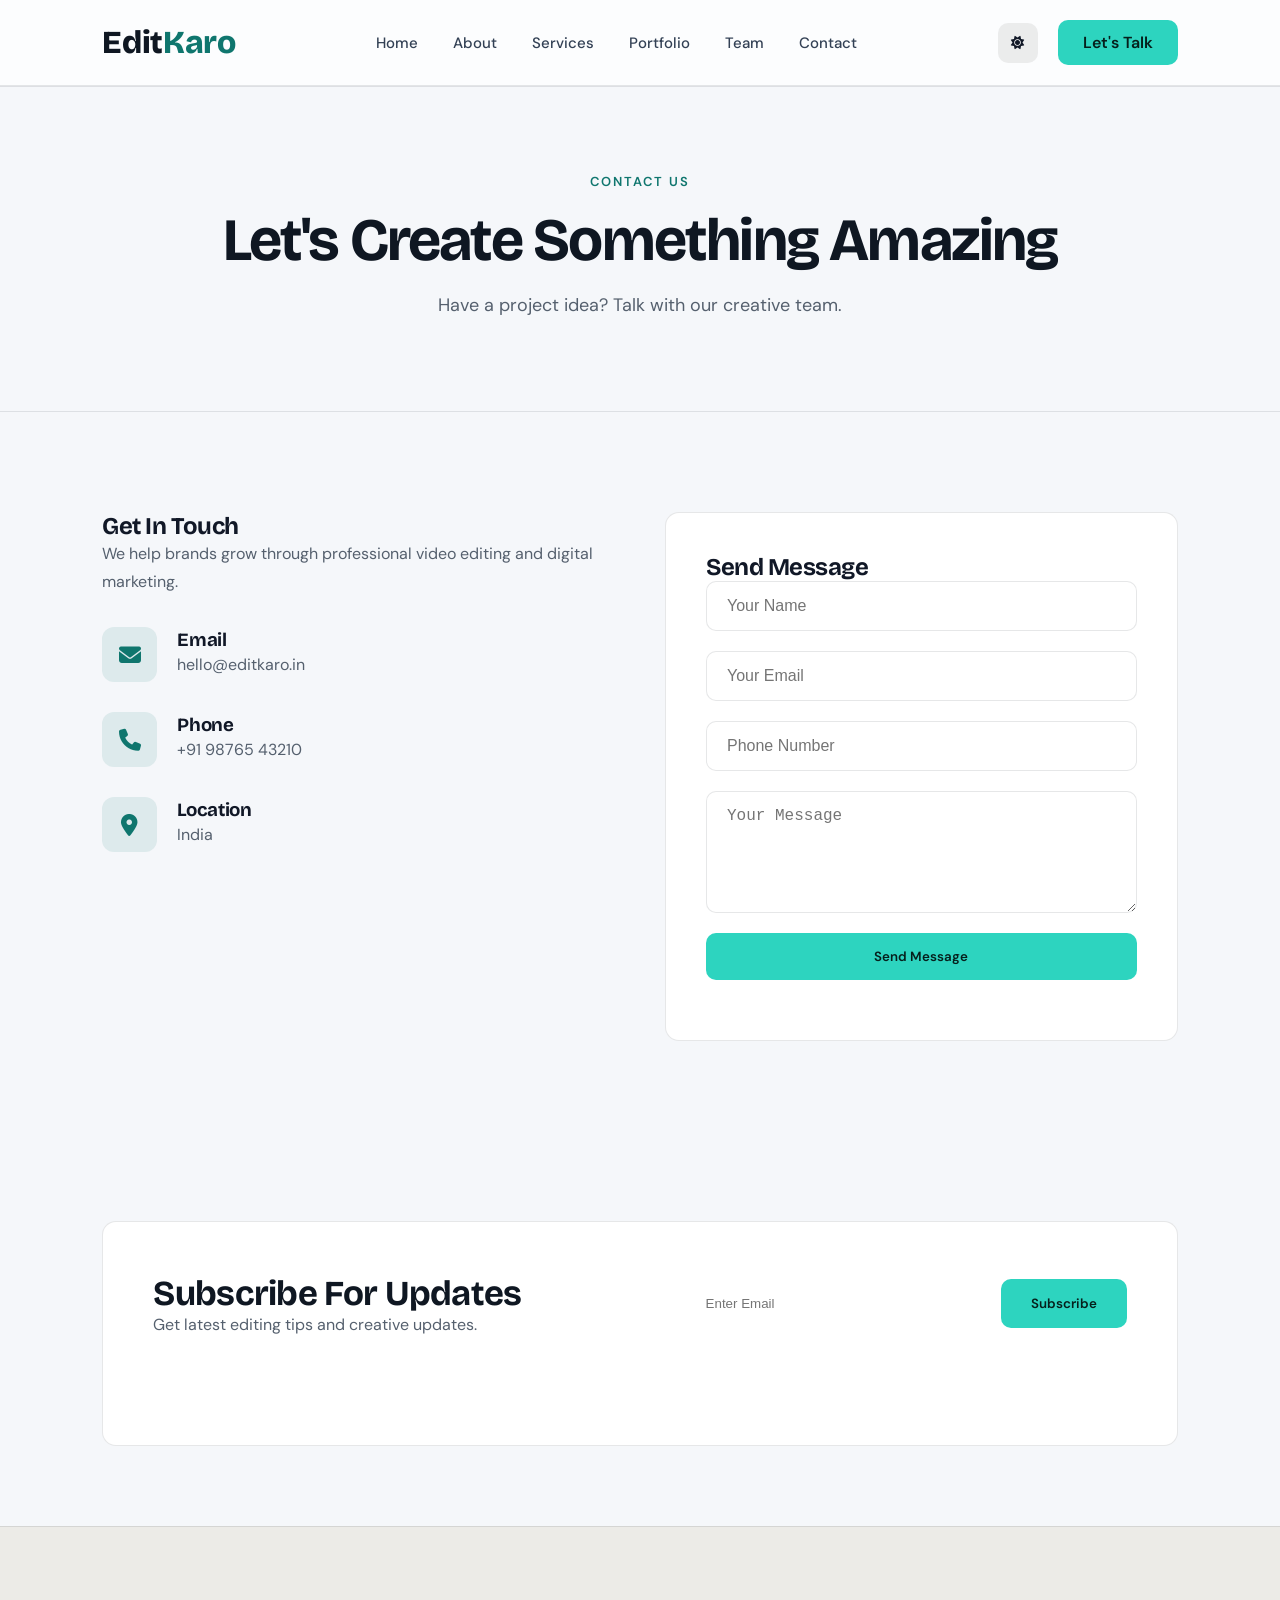
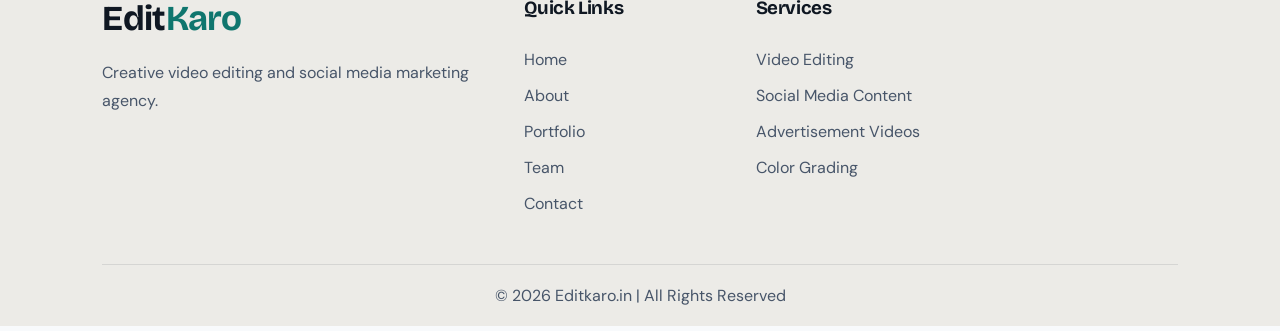
<file: contact.html>
<!doctype html>
<html lang="en">
  <head>
<!-- Editkaro website v4 -->
    <meta charset="UTF-8" />
    <meta name="viewport" content="width=device-width, initial-scale=1.0" />
    <title>Editkaro | Contact Us</title>
    <meta
      name="description"
      content="Contact Editkaro for video editing and social media marketing services."
    />
    <meta name="author" content="Editkaro" />
    <meta name="theme-color" content="#0d1117" />

    <!-- Open Graph / Twitter -->
    <meta property="og:title" content="Editkaro | Contact Us" />
    <meta
      property="og:description"
      content="Contact Editkaro for video editing and social media marketing services."
    />
    <meta property="og:type" content="website" />
    <meta
      property="og:image"
      content="https://images.unsplash.com/photo-1492724441997-5dc865305da7?auto=format&fit=crop&w=1200&q=80"
    />
    <meta name="twitter:card" content="summary_large_image" />
    <meta name="twitter:title" content="Editkaro | Contact Us" />
    <meta
      name="twitter:description"
      content="Contact Editkaro for video editing and social media marketing services."
    />
    <meta
      name="twitter:image"
      content="https://images.unsplash.com/photo-1492724441997-5dc865305da7?auto=format&fit=crop&w=1200&q=80"
    />

    <link
      rel="icon"
      href="https://cdn-icons-png.flaticon.com/512/5968/5968520.png"
    />

    <link rel="preconnect" href="https://fonts.googleapis.com" />
    <link rel="preconnect" href="https://fonts.gstatic.com" crossorigin />
    <link href="https://fonts.googleapis.com/css2?family=Bricolage+Grotesque:opsz,wght@12..96,400..800&family=DM+Sans:opsz,wght@9..40,400..700&display=swap" rel="stylesheet" />
    <link
      rel="stylesheet"
      href="https://cdnjs.cloudflare.com/ajax/libs/font-awesome/6.6.0/css/all.min.css"
    />

    <link rel="stylesheet" href="css/style.css?v=4" />
    <link rel="stylesheet" href="css/responsive.css?v=4" />
    <link rel="stylesheet" href="css/animations.css?v=4" />
    <link rel="stylesheet" href="css/theme.css?v=4" />

    <!-- Theme pehle apply hota hai taaki page flash na kare -->
    <script src="js/darkmode.js?v=4"></script>
    <noscript
      ><style>
        #loader {
          display: none !important;
        }
        [data-aos] {
          opacity: 1 !important;
          transform: none !important;
        }
      </style></noscript
    >
  </head>
  <body>
    <a class="skip-link" href="#main">Skip to content</a>

    <div id="scroll-progress"></div>
    <header>
      <nav class="navbar" aria-label="Main navigation">
        <div class="logo">
          <a href="index.html">Edit<span>Karo</span></a>
        </div>
        <ul class="nav-links" id="nav-links">
          <li><a href="index.html">Home</a></li>
          <li><a href="about.html">About</a></li>
          <li><a href="services.html">Services</a></li>
          <li><a href="portfolio.html">Portfolio</a></li>
          <li><a href="team.html">Team</a></li>
          <li>
            <a href="contact.html" class="active" aria-current="page"
              >Contact</a
            >
          </li>
        </ul>
        <div class="nav-actions">
          <button
            id="dark-toggle"
            type="button"
            aria-label="Switch to light mode"
          >
            <i class="fa-solid fa-moon"></i>
          </button>
          <a href="contact.html" class="nav-btn">Let's Talk</a>
        </div>
        <button
          class="menu-icon"
          type="button"
          aria-label="Open menu"
          aria-expanded="false"
          aria-controls="nav-links"
        >
          <i class="fa-solid fa-bars"></i>
        </button>
      </nav>
    </header>
    <main id="main">
      <!-- HERO -->

      <section class="page-hero">
        <div>
          <span> Contact Us </span>

          <h1>Let's Create Something Amazing</h1>

          <p>Have a project idea? Talk with our creative team.</p>
        </div>
      </section>

      <!-- CONTACT SECTION -->

      <section class="contact-section">
        <div class="contact-container">
          <!-- INFORMATION -->

          <div class="contact-info">
            <h2>Get In Touch</h2>

            <p>
              We help brands grow through professional video editing and digital
              marketing.
            </p>

            <div class="contact-item">
              <i class="fa-solid fa-envelope"></i>

              <div>
                <h3>Email</h3>

                <p><a href="mailto:hello@editkaro.in">hello@editkaro.in</a></p>
              </div>
            </div>

            <div class="contact-item">
              <i class="fa-solid fa-phone"></i>

              <div>
                <h3>Phone</h3>

                <!-- TODO: asli phone number daalo -->
                <p><a href="tel:+919876543210">+91 98765 43210</a></p>
              </div>
            </div>

            <div class="contact-item">
              <i class="fa-solid fa-location-dot"></i>

              <div>
                <h3>Location</h3>

                <p>India</p>
              </div>
            </div>
          </div>

          <!-- FORM -->

          <div class="contact-form-box">
            <h2>Send Message</h2>

            <form id="contact-form">
              <input
                type="text"
                id="name"
                name="name"
                placeholder="Your Name"
                autocomplete="name"
                aria-label="Your name"
                maxlength="100"
                required
              />

              <input
                type="email"
                id="email"
                name="email"
                placeholder="Your Email"
                autocomplete="email"
                aria-label="Your email"
                maxlength="150"
                required
              />

              <input
                type="tel"
                id="phone"
                name="phone"
                placeholder="Phone Number"
                autocomplete="tel"
                aria-label="Phone number"
                maxlength="18"
                required
              />

              <textarea
                id="message"
                name="message"
                rows="5"
                placeholder="Your Message"
                aria-label="Your message"
                maxlength="2000"
                required
              ></textarea>
              <input
                type="text"
                name="website"
                class="hp"
                tabindex="-1"
                autocomplete="off"
                aria-hidden="true"
              />

              <button type="submit" class="primary-btn">Send Message</button>
            </form>

            <p id="form-message" role="status" aria-live="polite"></p>
          </div>
        </div>
      </section>

      <!-- NEWSLETTER -->

      <section class="newsletter-section">
        <div class="newsletter-box">
          <div>
            <h2>Subscribe For Updates</h2>

            <p>Get latest editing tips and creative updates.</p>
          </div>

          <form id="newsletter-form">
            <input
              type="email"
              id="newsletter-email"
              placeholder="Enter Email"
              autocomplete="email"
              aria-label="Email for newsletter"
              required
            />

            <button type="submit">Subscribe</button>
          </form>
        </div>
      </section>
    </main>
    <footer>
      <div class="footer-container">
        <div class="footer-about">
          <h2>Edit<span>Karo</span></h2>
          <p>Creative video editing and social media marketing agency.</p>
        </div>
        <div class="footer-links">
          <h3>Quick Links</h3>
          <a href="index.html">Home</a>
          <a href="about.html">About</a>
          <a href="portfolio.html">Portfolio</a>
          <a href="team.html">Team</a>
          <a href="contact.html">Contact</a>
        </div>
        <div class="footer-links">
          <h3>Services</h3>
          <a href="services.html">Video Editing</a>
          <a href="services.html">Social Media Content</a>
          <a href="services.html">Advertisement Videos</a>
          <a href="services.html">Color Grading</a>
        </div>
        <div class="footer-social" data-social-group>
          <h3>Follow Us</h3>
          <div>
            <a href="#" data-social="instagram" aria-label="Instagram"
              ><i class="fab fa-instagram"></i
            ></a>
            <a href="#" data-social="youtube" aria-label="YouTube"
              ><i class="fab fa-youtube"></i
            ></a>
            <a href="#" data-social="linkedin" aria-label="LinkedIn"
              ><i class="fab fa-linkedin"></i
            ></a>
            <a href="#" data-social="facebook" aria-label="Facebook"
              ><i class="fab fa-facebook"></i
            ></a>
          </div>
        </div>
      </div>
      <div class="copyright">
        <p>© <span data-year>2026</span> Editkaro.in | All Rights Reserved</p>
      </div>
    </footer>
    <script src="js/config.js?v=4" defer></script>
    <script src="js/script.js?v=4" defer></script>
    <script src="js/contact.js?v=4" defer></script>
    <script src="js/newsletter.js?v=4" defer></script>
  </body>
</html>
</file>
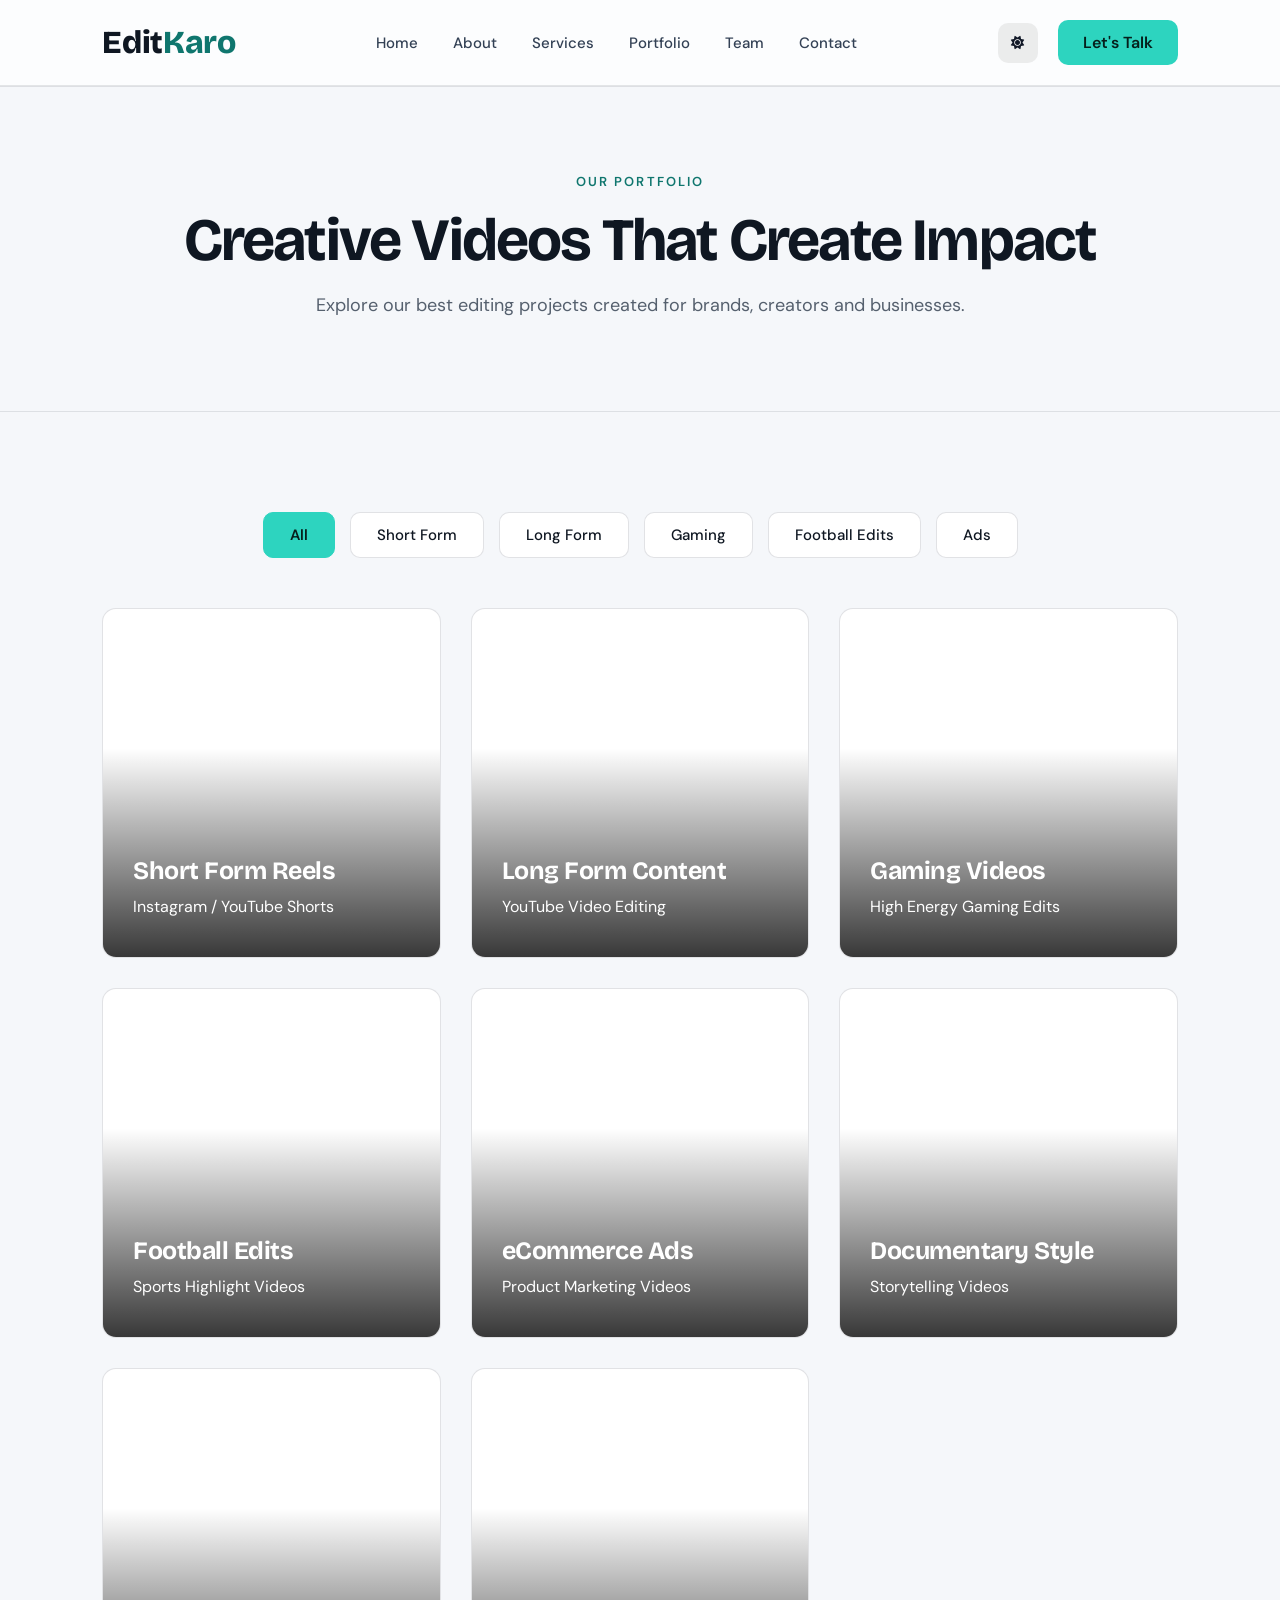
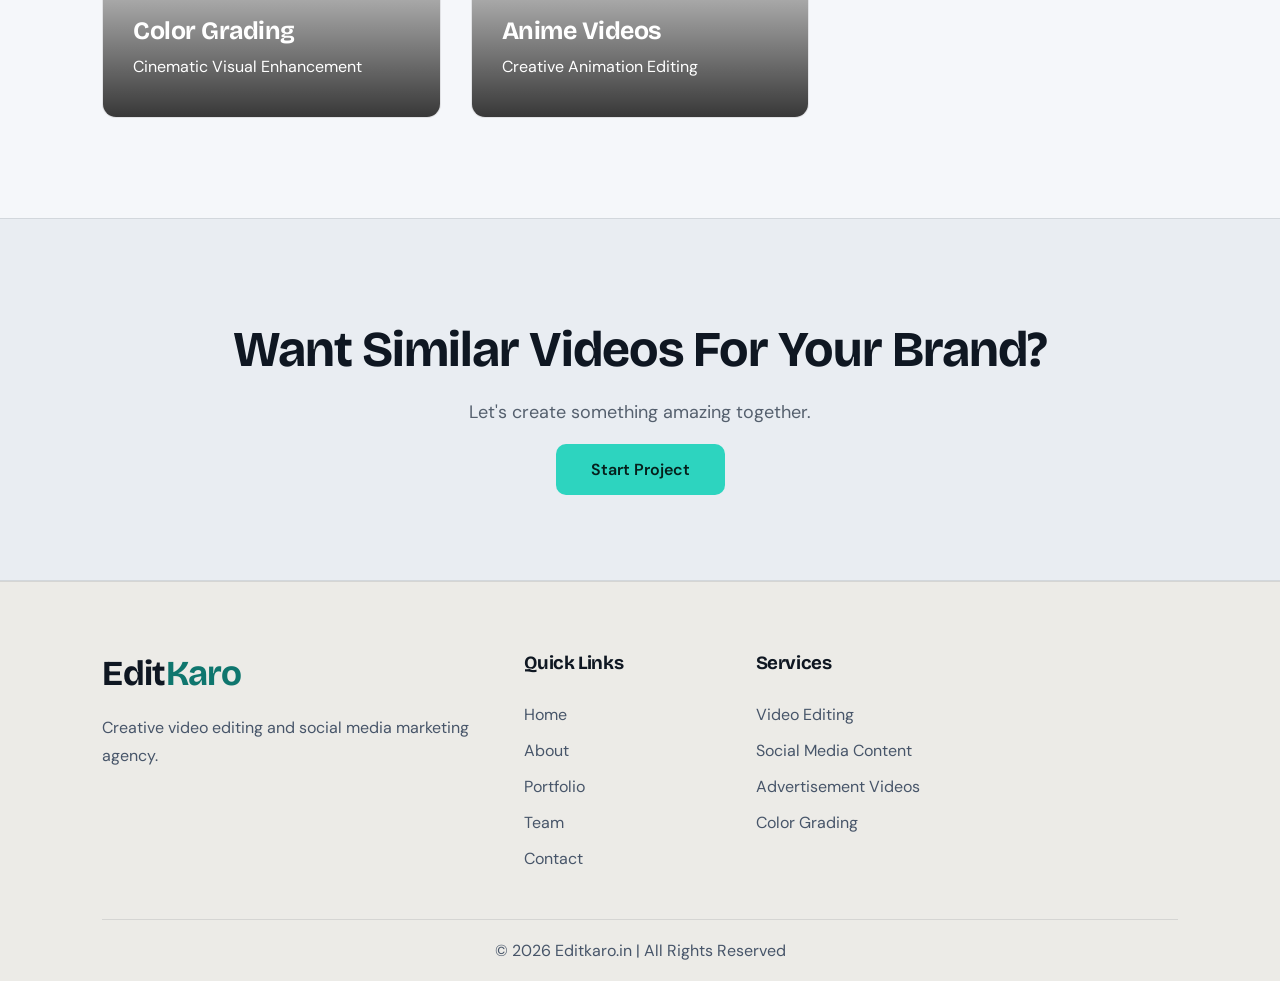
<file: portfolio.html>
<!doctype html>
<html lang="en">
  <head>
<!-- Editkaro website v4 -->
    <meta charset="UTF-8" />
    <meta name="viewport" content="width=device-width, initial-scale=1.0" />
    <title>Editkaro | Portfolio</title>
    <meta
      name="description"
      content="Explore Editkaro video editing portfolio including reels, ads, gaming videos and documentaries."
    />
    <meta name="author" content="Editkaro" />
    <meta name="theme-color" content="#0d1117" />

    <!-- Open Graph / Twitter -->
    <meta property="og:title" content="Editkaro | Portfolio" />
    <meta
      property="og:description"
      content="Explore Editkaro video editing portfolio including reels, ads, gaming videos and documentaries."
    />
    <meta property="og:type" content="website" />
    <meta
      property="og:image"
      content="https://images.unsplash.com/photo-1492724441997-5dc865305da7?auto=format&fit=crop&w=1200&q=80"
    />
    <meta name="twitter:card" content="summary_large_image" />
    <meta name="twitter:title" content="Editkaro | Portfolio" />
    <meta
      name="twitter:description"
      content="Explore Editkaro video editing portfolio including reels, ads, gaming videos and documentaries."
    />
    <meta
      name="twitter:image"
      content="https://images.unsplash.com/photo-1492724441997-5dc865305da7?auto=format&fit=crop&w=1200&q=80"
    />

    <link
      rel="icon"
      href="https://cdn-icons-png.flaticon.com/512/5968/5968520.png"
    />

    <link rel="preconnect" href="https://fonts.googleapis.com" />
    <link rel="preconnect" href="https://fonts.gstatic.com" crossorigin />
    <link href="https://fonts.googleapis.com/css2?family=Bricolage+Grotesque:opsz,wght@12..96,400..800&family=DM+Sans:opsz,wght@9..40,400..700&display=swap" rel="stylesheet" />
    <link
      rel="stylesheet"
      href="https://cdnjs.cloudflare.com/ajax/libs/font-awesome/6.6.0/css/all.min.css"
    />

    <link rel="stylesheet" href="css/style.css?v=4" />
    <link rel="stylesheet" href="css/responsive.css?v=4" />
    <link rel="stylesheet" href="css/animations.css?v=4" />
    <link rel="stylesheet" href="css/theme.css?v=4" />

    <!-- Theme pehle apply hota hai taaki page flash na kare -->
    <script src="js/darkmode.js?v=4"></script>
    <noscript
      ><style>
        #loader {
          display: none !important;
        }
        [data-aos] {
          opacity: 1 !important;
          transform: none !important;
        }
      </style></noscript
    >
  </head>
  <body>
    <a class="skip-link" href="#main">Skip to content</a>

    <div id="scroll-progress"></div>
    <header>
      <nav class="navbar" aria-label="Main navigation">
        <div class="logo">
          <a href="index.html">Edit<span>Karo</span></a>
        </div>
        <ul class="nav-links" id="nav-links">
          <li><a href="index.html">Home</a></li>
          <li><a href="about.html">About</a></li>
          <li><a href="services.html">Services</a></li>
          <li>
            <a href="portfolio.html" class="active" aria-current="page"
              >Portfolio</a
            >
          </li>
          <li><a href="team.html">Team</a></li>
          <li><a href="contact.html">Contact</a></li>
        </ul>
        <div class="nav-actions">
          <button
            id="dark-toggle"
            type="button"
            aria-label="Switch to light mode"
          >
            <i class="fa-solid fa-moon"></i>
          </button>
          <a href="contact.html" class="nav-btn">Let's Talk</a>
        </div>
        <button
          class="menu-icon"
          type="button"
          aria-label="Open menu"
          aria-expanded="false"
          aria-controls="nav-links"
        >
          <i class="fa-solid fa-bars"></i>
        </button>
      </nav>
    </header>
    <main id="main">
      <!-- PAGE HERO -->

      <section class="page-hero">
        <div>
          <span> Our Portfolio </span>

          <h1>Creative Videos That Create Impact</h1>

          <p>
            Explore our best editing projects created for brands, creators and
            businesses.
          </p>
        </div>
      </section>

      <!-- FILTER BUTTONS -->

      <section class="portfolio-section">
        <div class="portfolio-filter">
          <button class="filter-btn active" data-filter="all">All</button>

          <button class="filter-btn" data-filter="short">Short Form</button>

          <button class="filter-btn" data-filter="long">Long Form</button>

          <button class="filter-btn" data-filter="gaming">Gaming</button>

          <button class="filter-btn" data-filter="football">
            Football Edits
          </button>

          <button class="filter-btn" data-filter="ads">Ads</button>
        </div>

        <!-- VIDEO GRID -->

        <div class="portfolio-grid">
          <!-- SHORT FORM -->

          <div class="portfolio-card" data-category="short">
            <video
              muted
              loop
              playsinline
              preload="none"
              aria-label="Project preview"
            >
              <source src="https://github.com/RadhikaGupta08/Editkarowebsite/releases/download/v1.0.0/short-reels.mp4#t=0.1" type="video/mp4" />
            </video>

            <div class="portfolio-overlay">
              <h3>Short Form Reels</h3>

              <p>Instagram / YouTube Shorts</p>
            </div>
          </div>

          <!-- LONG FORM -->

          <div class="portfolio-card" data-category="long">
            <video
              muted
              loop
              playsinline
              preload="none"
              aria-label="Project preview"
            >
              <source src="https://github.com/RadhikaGupta08/Editkarowebsite/releases/download/v1.0.0/long-form.mp4#t=0.1" type="video/mp4" />
            </video>

            <div class="portfolio-overlay">
              <h3>Long Form Content</h3>

              <p>YouTube Video Editing</p>
            </div>
          </div>

          <!-- GAMING -->

          <div class="portfolio-card" data-category="gaming">
            <video
              muted
              loop
              playsinline
              preload="none"
              aria-label="Project preview"
            >
              <source src="https://github.com/RadhikaGupta08/Editkarowebsite/releases/download/v1.0.0/gaming.mp4#t=0.1" type="video/mp4" />
            </video>

            <div class="portfolio-overlay">
              <h3>Gaming Videos</h3>

              <p>High Energy Gaming Edits</p>
            </div>
          </div>

          <!-- FOOTBALL -->

          <div class="portfolio-card" data-category="football">
            <video
              muted
              loop
              playsinline
              preload="none"
              aria-label="Project preview"
            >
              <source src="https://github.com/RadhikaGupta08/Editkarowebsite/releases/download/v1.0.0/football.mp4#t=0.1" type="video/mp4" />
            </video>

            <div class="portfolio-overlay">
              <h3>Football Edits</h3>

              <p>Sports Highlight Videos</p>
            </div>
          </div>

          <!-- ECOMMERCE -->

          <div class="portfolio-card" data-category="ads">
            <video
              muted
              loop
              playsinline
              preload="none"
              aria-label="Project preview"
            >
              <source src="https://github.com/RadhikaGupta08/Editkarowebsite/releases/download/v1.0.0/ecommerce-ad.mp4#t=0.1" type="video/mp4" />
            </video>

            <div class="portfolio-overlay">
              <h3>eCommerce Ads</h3>

              <p>Product Marketing Videos</p>
            </div>
          </div>

          <!-- DOCUMENTARY -->

          <div class="portfolio-card" data-category="long">
            <video
              muted
              loop
              playsinline
              preload="none"
              aria-label="Project preview"
            >
              <source src="https://github.com/RadhikaGupta08/Editkarowebsite/releases/download/v1.0.0/documentary.mp4#t=0.1" type="video/mp4" />
            </video>

            <div class="portfolio-overlay">
              <h3>Documentary Style</h3>

              <p>Storytelling Videos</p>
            </div>
          </div>

          <!-- COLOR GRADING -->

          <div class="portfolio-card" data-category="ads">
            <video
              muted
              loop
              playsinline
              preload="none"
              aria-label="Project preview"
            >
              <source src="https://github.com/RadhikaGupta08/Editkarowebsite/releases/download/v1.0.0/color-grading.mp4#t=0.1" type="video/mp4" />
            </video>

            <div class="portfolio-overlay">
              <h3>Color Grading</h3>

              <p>Cinematic Visual Enhancement</p>
            </div>
          </div>

          <!-- ANIME -->

          <div class="portfolio-card" data-category="short">
            <video
              muted
              loop
              playsinline
              preload="none"
              aria-label="Project preview"
            >
              <source src="https://github.com/RadhikaGupta08/Editkarowebsite/releases/download/v1.0.0/anime.mp4#t=0.1" type="video/mp4" />
            </video>

            <div class="portfolio-overlay">
              <h3>Anime Videos</h3>

              <p>Creative Animation Editing</p>
            </div>
          </div>
        </div>
      </section>

      <!-- CTA -->

      <section class="contact-cta">
        <h2>Want Similar Videos For Your Brand?</h2>

        <p>Let's create something amazing together.</p>

        <a href="contact.html" class="primary-btn"> Start Project </a>
      </section>
    </main>
    <footer>
      <div class="footer-container">
        <div class="footer-about">
          <h2>Edit<span>Karo</span></h2>
          <p>Creative video editing and social media marketing agency.</p>
        </div>
        <div class="footer-links">
          <h3>Quick Links</h3>
          <a href="index.html">Home</a>
          <a href="about.html">About</a>
          <a href="portfolio.html">Portfolio</a>
          <a href="team.html">Team</a>
          <a href="contact.html">Contact</a>
        </div>
        <div class="footer-links">
          <h3>Services</h3>
          <a href="services.html">Video Editing</a>
          <a href="services.html">Social Media Content</a>
          <a href="services.html">Advertisement Videos</a>
          <a href="services.html">Color Grading</a>
        </div>
        <div class="footer-social" data-social-group>
          <h3>Follow Us</h3>
          <div>
            <a href="#" data-social="instagram" aria-label="Instagram"
              ><i class="fab fa-instagram"></i
            ></a>
            <a href="#" data-social="youtube" aria-label="YouTube"
              ><i class="fab fa-youtube"></i
            ></a>
            <a href="#" data-social="linkedin" aria-label="LinkedIn"
              ><i class="fab fa-linkedin"></i
            ></a>
            <a href="#" data-social="facebook" aria-label="Facebook"
              ><i class="fab fa-facebook"></i
            ></a>
          </div>
        </div>
      </div>
      <div class="copyright">
        <p>© <span data-year>2026</span> Editkaro.in | All Rights Reserved</p>
      </div>
    </footer>
    <script src="js/config.js?v=4" defer></script>
    <script src="js/script.js?v=4" defer></script>
    <script src="js/portfolio.js?v=4" defer></script>
  </body>
</html>
</file>
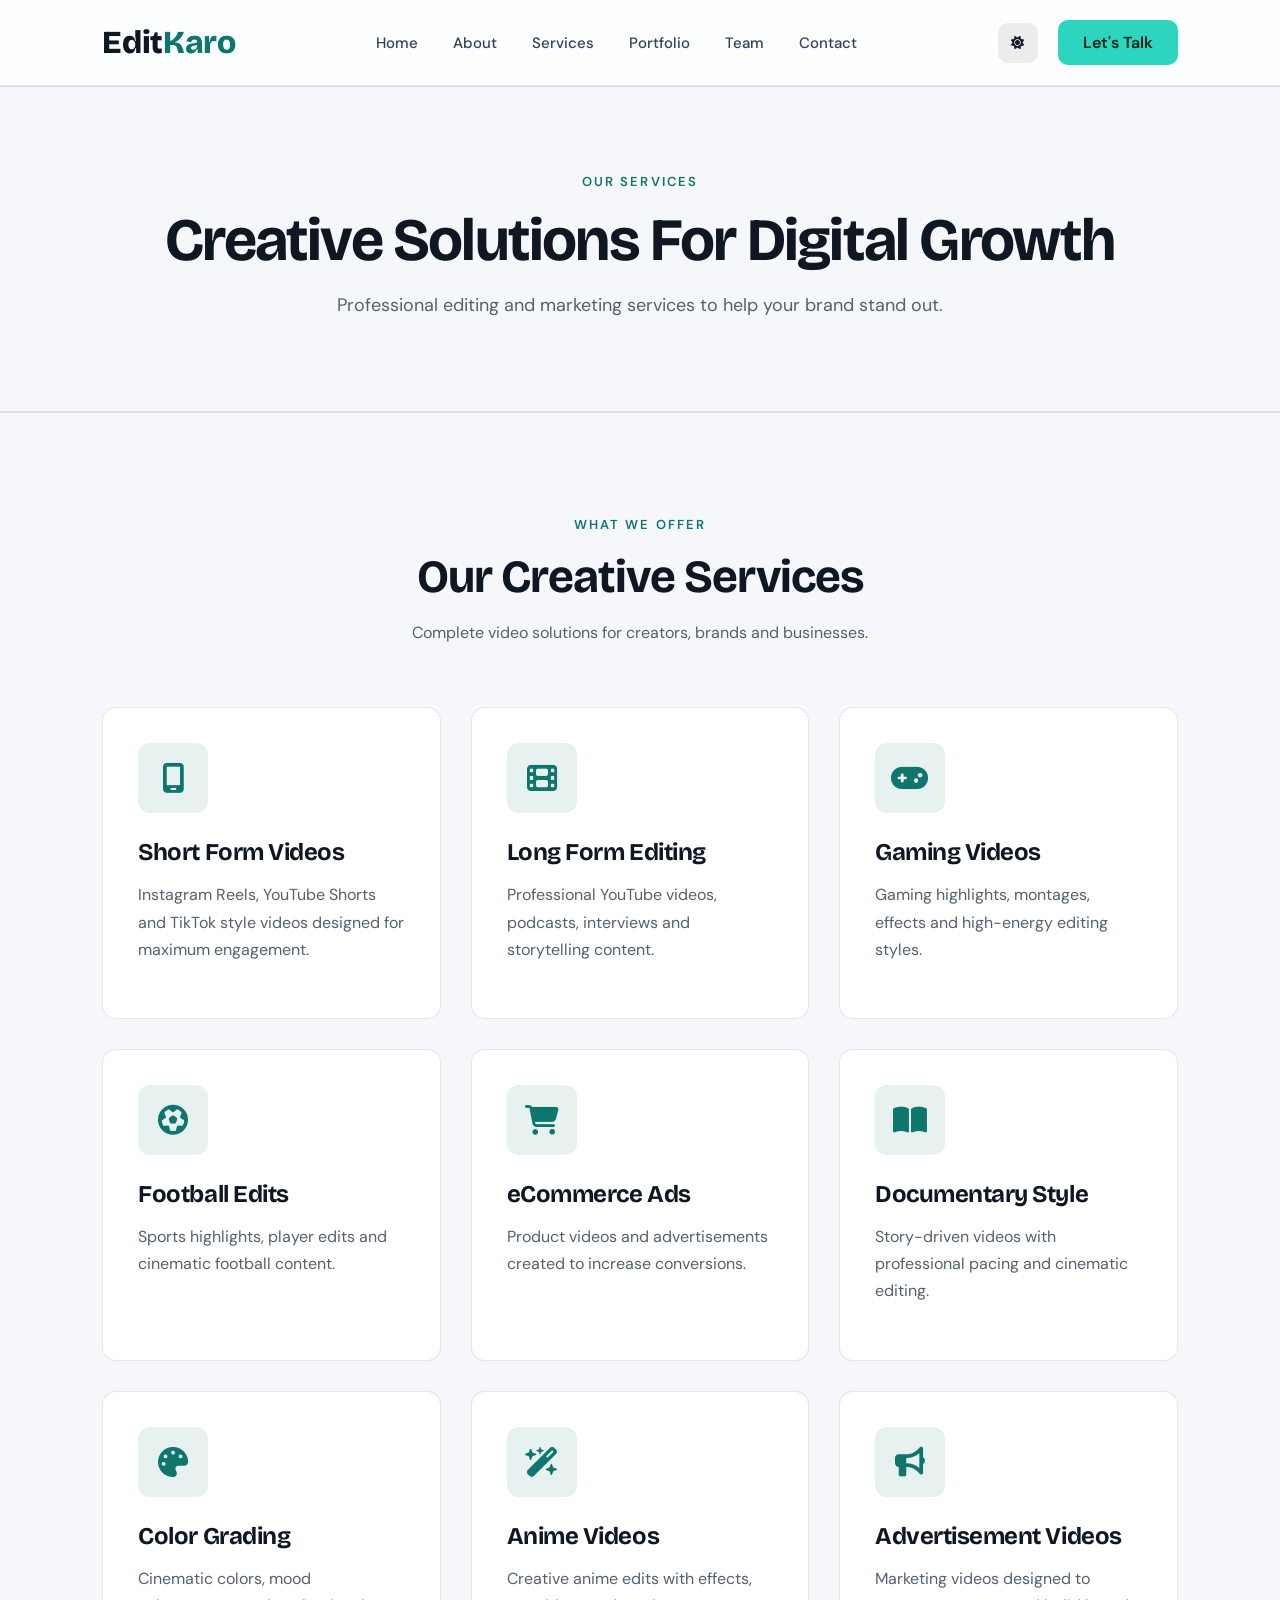
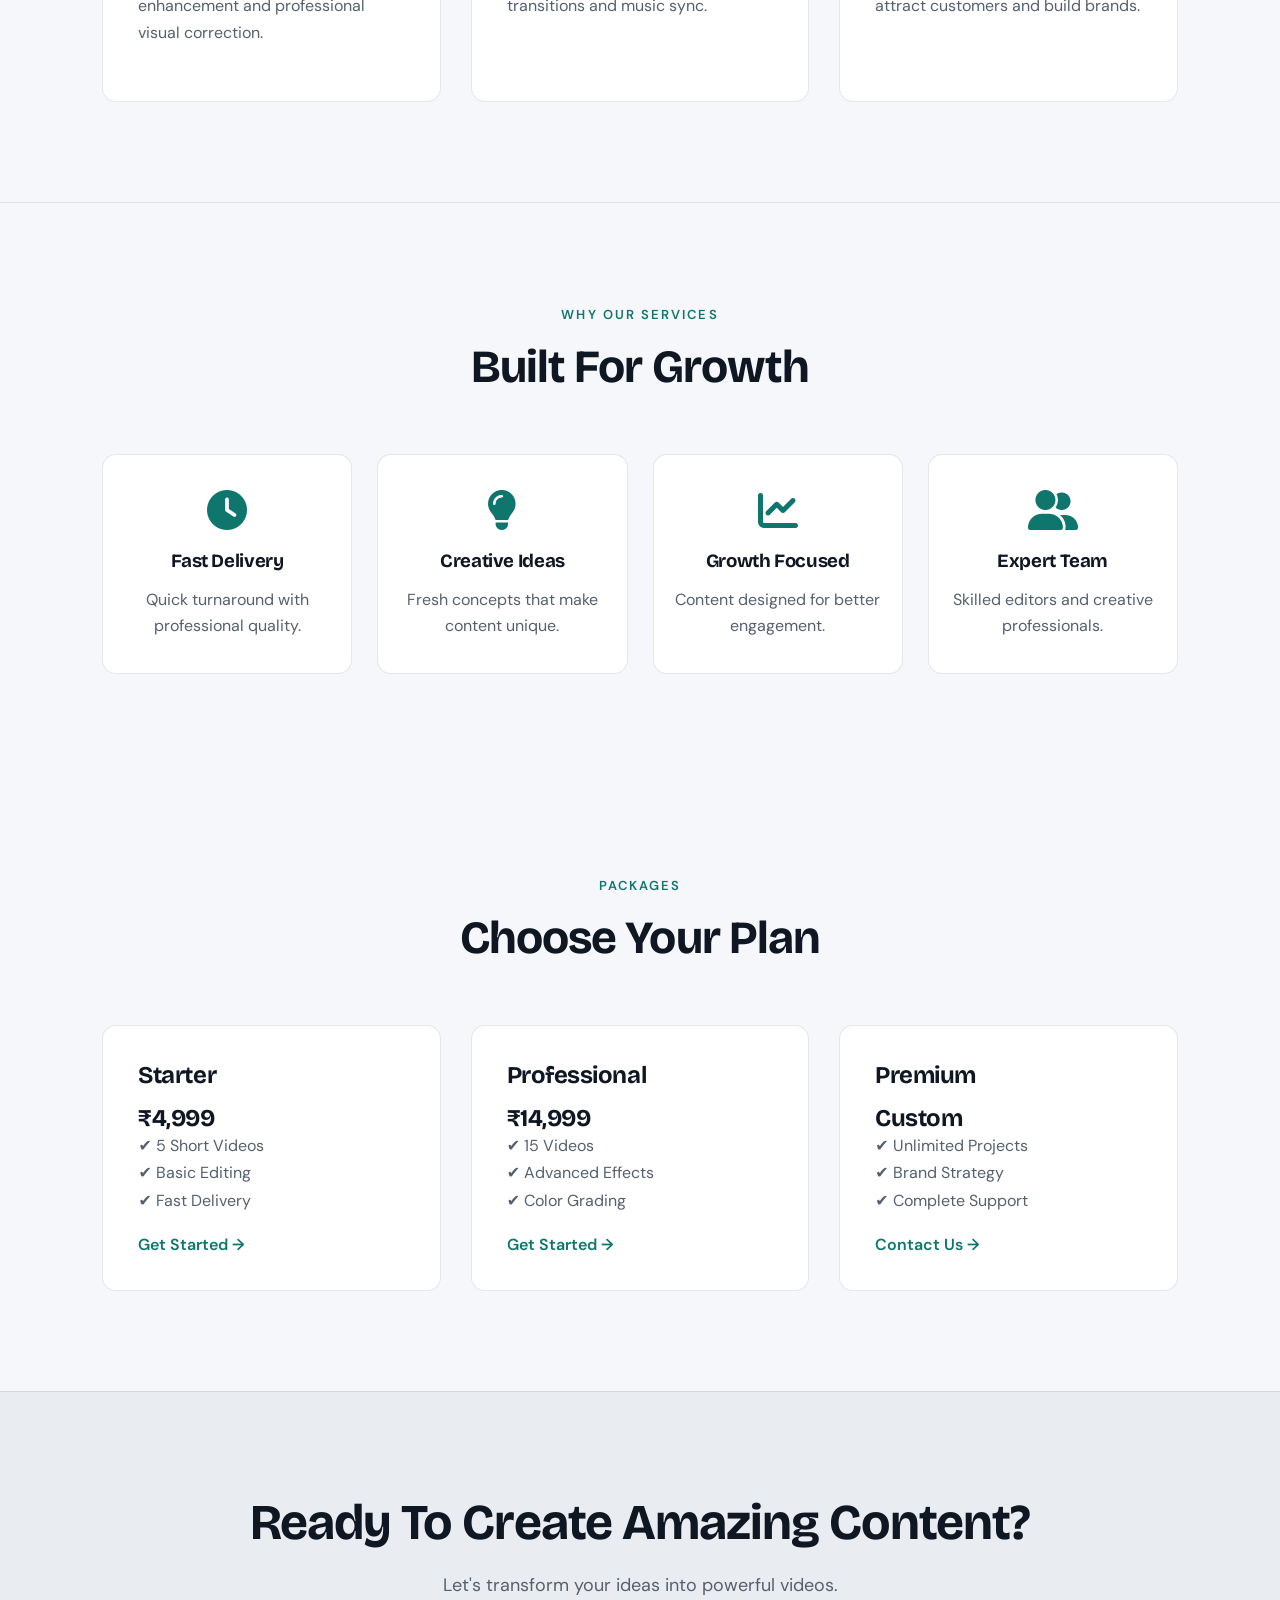
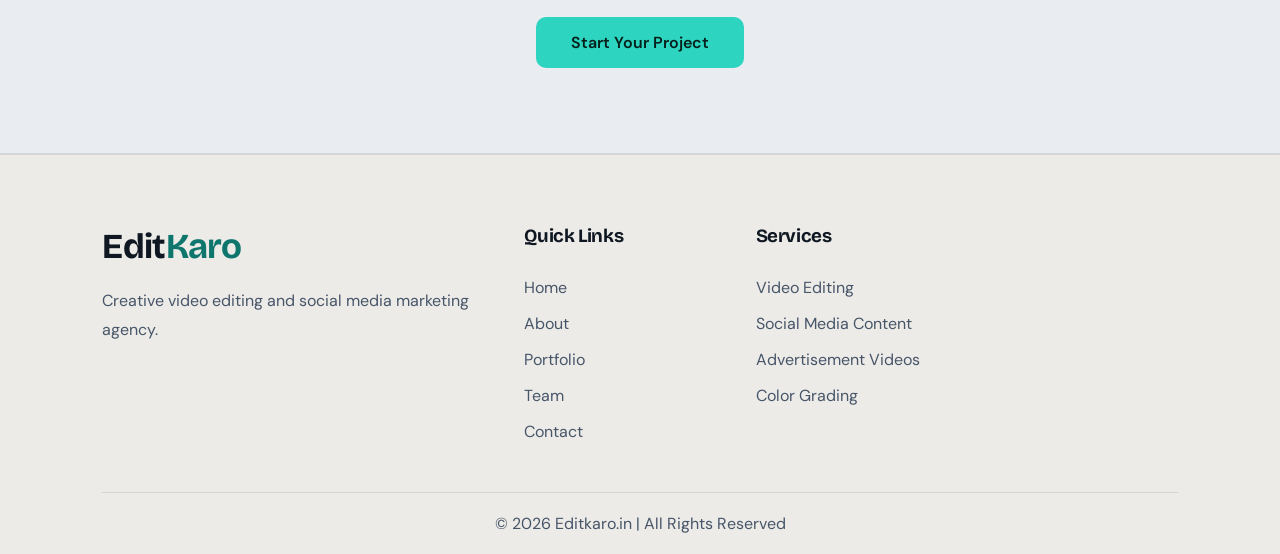
<file: services.html>
<!doctype html>
<html lang="en">
  <head>
<!-- Editkaro website v4 -->
    <meta charset="UTF-8" />
    <meta name="viewport" content="width=device-width, initial-scale=1.0" />
    <title>Editkaro | Our Services</title>
    <meta
      name="description"
      content="Professional video editing and social media marketing services by Editkaro."
    />
    <meta name="author" content="Editkaro" />
    <meta name="theme-color" content="#0d1117" />

    <!-- Open Graph / Twitter -->
    <meta property="og:title" content="Editkaro | Our Services" />
    <meta
      property="og:description"
      content="Professional video editing and social media marketing services by Editkaro."
    />
    <meta property="og:type" content="website" />
    <meta
      property="og:image"
      content="https://images.unsplash.com/photo-1492724441997-5dc865305da7?auto=format&fit=crop&w=1200&q=80"
    />
    <meta name="twitter:card" content="summary_large_image" />
    <meta name="twitter:title" content="Editkaro | Our Services" />
    <meta
      name="twitter:description"
      content="Professional video editing and social media marketing services by Editkaro."
    />
    <meta
      name="twitter:image"
      content="https://images.unsplash.com/photo-1492724441997-5dc865305da7?auto=format&fit=crop&w=1200&q=80"
    />

    <link
      rel="icon"
      href="https://cdn-icons-png.flaticon.com/512/5968/5968520.png"
    />

    <link rel="preconnect" href="https://fonts.googleapis.com" />
    <link rel="preconnect" href="https://fonts.gstatic.com" crossorigin />
    <link href="https://fonts.googleapis.com/css2?family=Bricolage+Grotesque:opsz,wght@12..96,400..800&family=DM+Sans:opsz,wght@9..40,400..700&display=swap" rel="stylesheet" />
    <link
      rel="stylesheet"
      href="https://cdnjs.cloudflare.com/ajax/libs/font-awesome/6.6.0/css/all.min.css"
    />

    <link rel="stylesheet" href="css/style.css?v=4" />
    <link rel="stylesheet" href="css/responsive.css?v=4" />
    <link rel="stylesheet" href="css/animations.css?v=4" />
    <link rel="stylesheet" href="css/theme.css?v=4" />

    <!-- Theme pehle apply hota hai taaki page flash na kare -->
    <script src="js/darkmode.js?v=4"></script>
    <noscript
      ><style>
        #loader {
          display: none !important;
        }
        [data-aos] {
          opacity: 1 !important;
          transform: none !important;
        }
      </style></noscript
    >
  </head>
  <body>
    <a class="skip-link" href="#main">Skip to content</a>

    <div id="scroll-progress"></div>
    <header>
      <nav class="navbar" aria-label="Main navigation">
        <div class="logo">
          <a href="index.html">Edit<span>Karo</span></a>
        </div>
        <ul class="nav-links" id="nav-links">
          <li><a href="index.html">Home</a></li>
          <li><a href="about.html">About</a></li>
          <li>
            <a href="services.html" class="active" aria-current="page"
              >Services</a
            >
          </li>
          <li><a href="portfolio.html">Portfolio</a></li>
          <li><a href="team.html">Team</a></li>
          <li><a href="contact.html">Contact</a></li>
        </ul>
        <div class="nav-actions">
          <button
            id="dark-toggle"
            type="button"
            aria-label="Switch to light mode"
          >
            <i class="fa-solid fa-moon"></i>
          </button>
          <a href="contact.html" class="nav-btn">Let's Talk</a>
        </div>
        <button
          class="menu-icon"
          type="button"
          aria-label="Open menu"
          aria-expanded="false"
          aria-controls="nav-links"
        >
          <i class="fa-solid fa-bars"></i>
        </button>
      </nav>
    </header>
    <main id="main">
      <!-- PAGE HERO -->

      <section class="page-hero">
        <div>
          <span> Our Services </span>

          <h1>Creative Solutions For Digital Growth</h1>

          <p>
            Professional editing and marketing services to help your brand stand
            out.
          </p>
        </div>
      </section>

      <!-- SERVICES DETAILS -->

      <section class="services-section">
        <div class="section-title">
          <span> What We Offer </span>

          <h2>Our Creative Services</h2>

          <p>Complete video solutions for creators, brands and businesses.</p>
        </div>

        <div class="services-container">
          <div class="service-card" id="short-form">
            <div class="service-icon">
              <i class="fa-solid fa-mobile-screen"></i>
            </div>

            <h3>Short Form Videos</h3>

            <p>
              Instagram Reels, YouTube Shorts and TikTok style videos designed
              for maximum engagement.
            </p>
          </div>

          <div class="service-card" id="long-form">
            <div class="service-icon">
              <i class="fa-solid fa-film"></i>
            </div>

            <h3>Long Form Editing</h3>

            <p>
              Professional YouTube videos, podcasts, interviews and storytelling
              content.
            </p>
          </div>

          <div class="service-card" id="gaming">
            <div class="service-icon">
              <i class="fa-solid fa-gamepad"></i>
            </div>

            <h3>Gaming Videos</h3>

            <p>
              Gaming highlights, montages, effects and high-energy editing
              styles.
            </p>
          </div>

          <div class="service-card" id="football">
            <div class="service-icon">
              <i class="fa-solid fa-futbol"></i>
            </div>

            <h3>Football Edits</h3>

            <p>
              Sports highlights, player edits and cinematic football content.
            </p>
          </div>

          <div class="service-card" id="ecommerce">
            <div class="service-icon">
              <i class="fa-solid fa-cart-shopping"></i>
            </div>

            <h3>eCommerce Ads</h3>

            <p>
              Product videos and advertisements created to increase conversions.
            </p>
          </div>

          <div class="service-card" id="documentary">
            <div class="service-icon">
              <i class="fa-solid fa-book-open"></i>
            </div>

            <h3>Documentary Style</h3>

            <p>
              Story-driven videos with professional pacing and cinematic
              editing.
            </p>
          </div>

          <div class="service-card" id="color-grading">
            <div class="service-icon">
              <i class="fa-solid fa-palette"></i>
            </div>

            <h3>Color Grading</h3>

            <p>
              Cinematic colors, mood enhancement and professional visual
              correction.
            </p>
          </div>

          <div class="service-card" id="anime">
            <div class="service-icon">
              <i class="fa-solid fa-wand-magic-sparkles"></i>
            </div>

            <h3>Anime Videos</h3>

            <p>
              Creative anime edits with effects, transitions and music sync.
            </p>
          </div>

          <div class="service-card" id="advertisement">
            <div class="service-icon">
              <i class="fa-solid fa-bullhorn"></i>
            </div>

            <h3>Advertisement Videos</h3>

            <p>
              Marketing videos designed to attract customers and build brands.
            </p>
          </div>
        </div>
      </section>

      <!-- WHY SERVICE SECTION -->

      <section class="why-section">
        <div class="section-title">
          <span> Why Our Services </span>

          <h2>Built For Growth</h2>
        </div>

        <div class="why-container">
          <div class="why-card">
            <i class="fa-solid fa-clock"></i>

            <h3>Fast Delivery</h3>

            <p>Quick turnaround with professional quality.</p>
          </div>

          <div class="why-card">
            <i class="fa-solid fa-lightbulb"></i>

            <h3>Creative Ideas</h3>

            <p>Fresh concepts that make content unique.</p>
          </div>

          <div class="why-card">
            <i class="fa-solid fa-chart-line"></i>

            <h3>Growth Focused</h3>

            <p>Content designed for better engagement.</p>
          </div>

          <div class="why-card">
            <i class="fa-solid fa-user-group"></i>

            <h3>Expert Team</h3>

            <p>Skilled editors and creative professionals.</p>
          </div>
        </div>
      </section>

      <!-- PRICING -->

      <section>
        <div class="section-title">
          <span> Packages </span>

          <h2>Choose Your Plan</h2>
        </div>

        <div class="services-container">
          <div class="service-card">
            <h3>Starter</h3>

            <h2>₹4,999</h2>

            <p>
              ✔ 5 Short Videos<br />
              ✔ Basic Editing<br />
              ✔ Fast Delivery
            </p>

            <a href="contact.html"> Get Started → </a>
          </div>

          <div class="service-card">
            <h3>Professional</h3>

            <h2>₹14,999</h2>

            <p>
              ✔ 15 Videos<br />
              ✔ Advanced Effects<br />
              ✔ Color Grading
            </p>

            <a href="contact.html"> Get Started → </a>
          </div>

          <div class="service-card">
            <h3>Premium</h3>

            <h2>Custom</h2>

            <p>
              ✔ Unlimited Projects<br />
              ✔ Brand Strategy<br />
              ✔ Complete Support
            </p>

            <a href="contact.html"> Contact Us → </a>
          </div>
        </div>
      </section>

      <!-- CTA -->

      <section class="contact-cta">
        <h2>Ready To Create Amazing Content?</h2>

        <p>Let's transform your ideas into powerful videos.</p>

        <a href="contact.html" class="primary-btn"> Start Your Project </a>
      </section>
    </main>
    <footer>
      <div class="footer-container">
        <div class="footer-about">
          <h2>Edit<span>Karo</span></h2>
          <p>Creative video editing and social media marketing agency.</p>
        </div>
        <div class="footer-links">
          <h3>Quick Links</h3>
          <a href="index.html">Home</a>
          <a href="about.html">About</a>
          <a href="portfolio.html">Portfolio</a>
          <a href="team.html">Team</a>
          <a href="contact.html">Contact</a>
        </div>
        <div class="footer-links">
          <h3>Services</h3>
          <a href="services.html">Video Editing</a>
          <a href="services.html">Social Media Content</a>
          <a href="services.html">Advertisement Videos</a>
          <a href="services.html">Color Grading</a>
        </div>
        <div class="footer-social" data-social-group>
          <h3>Follow Us</h3>
          <div>
            <a href="#" data-social="instagram" aria-label="Instagram"
              ><i class="fab fa-instagram"></i
            ></a>
            <a href="#" data-social="youtube" aria-label="YouTube"
              ><i class="fab fa-youtube"></i
            ></a>
            <a href="#" data-social="linkedin" aria-label="LinkedIn"
              ><i class="fab fa-linkedin"></i
            ></a>
            <a href="#" data-social="facebook" aria-label="Facebook"
              ><i class="fab fa-facebook"></i
            ></a>
          </div>
        </div>
      </div>
      <div class="copyright">
        <p>© <span data-year>2026</span> Editkaro.in | All Rights Reserved</p>
      </div>
    </footer>
    <script src="js/config.js?v=4" defer></script>
    <script src="js/script.js?v=4" defer></script>
  </body>
</html>
</file>
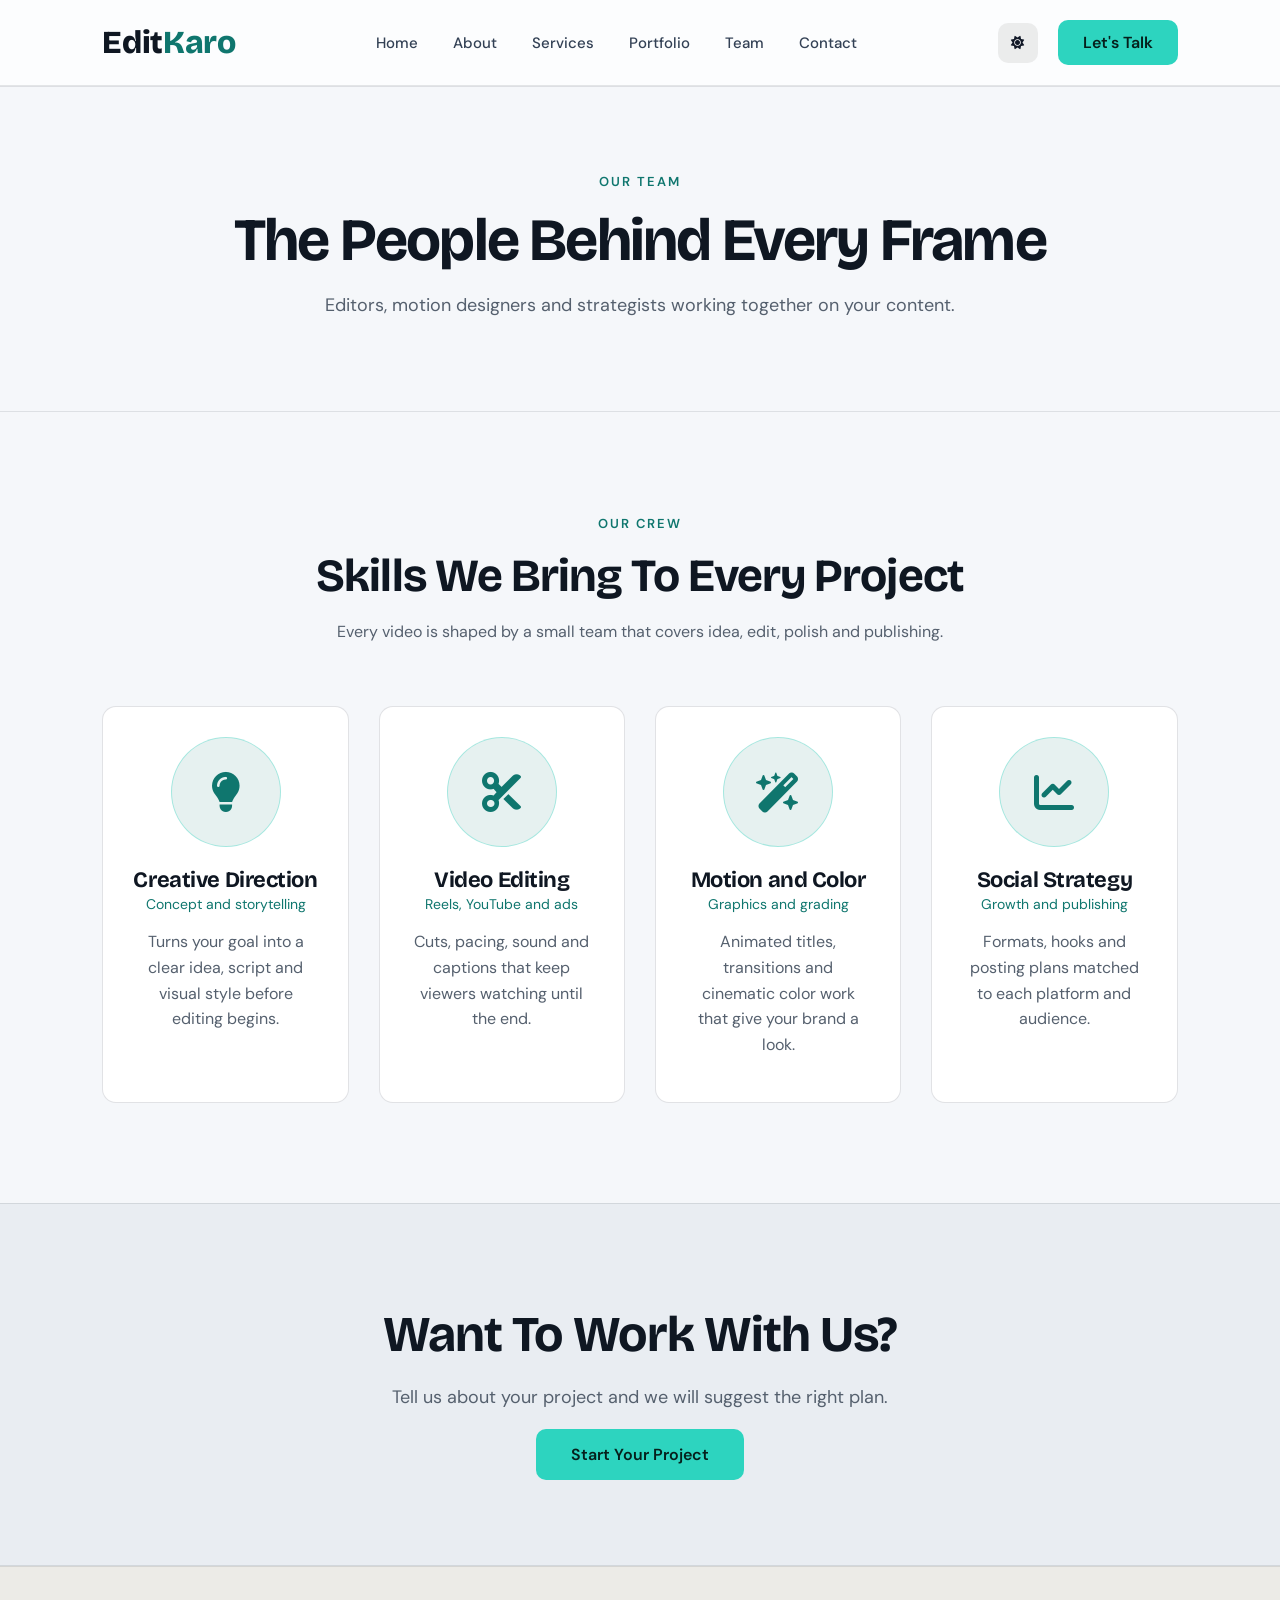
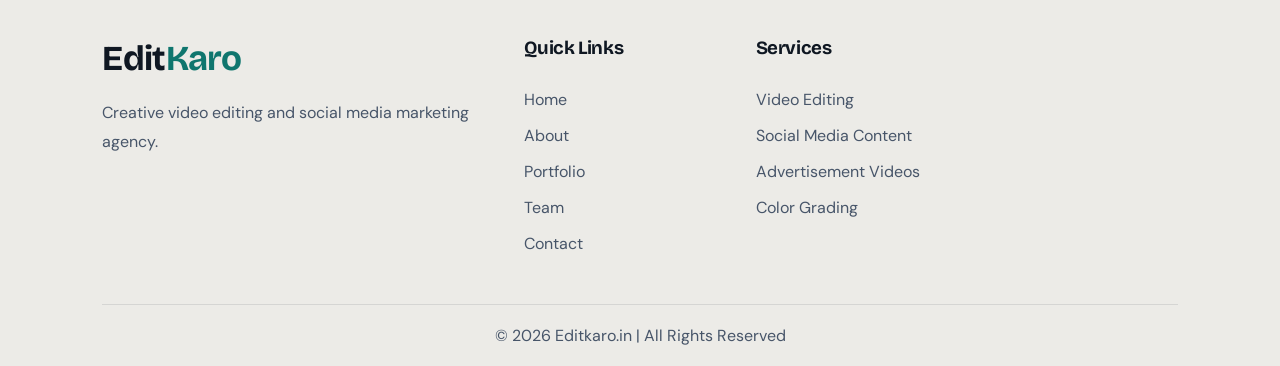
<file: team.html>
<!doctype html>
<html lang="en">
  <head>
<!-- Editkaro website v4 -->
    <meta charset="UTF-8" />
    <meta name="viewport" content="width=device-width, initial-scale=1.0" />
    <title>Editkaro | Our Team</title>
    <meta
      name="description"
      content="Meet the Editkaro creative team: video editors, motion designers and social media strategists."
    />
    <meta name="author" content="Editkaro" />
    <meta name="theme-color" content="#0d1117" />

    <!-- Open Graph / Twitter -->
    <meta property="og:title" content="Editkaro | Our Team" />
    <meta
      property="og:description"
      content="Meet the Editkaro creative team: video editors, motion designers and social media strategists."
    />
    <meta property="og:type" content="website" />
    <meta
      property="og:image"
      content="https://images.unsplash.com/photo-1492724441997-5dc865305da7?auto=format&fit=crop&w=1200&q=80"
    />
    <meta name="twitter:card" content="summary_large_image" />
    <meta name="twitter:title" content="Editkaro | Our Team" />
    <meta
      name="twitter:description"
      content="Meet the Editkaro creative team: video editors, motion designers and social media strategists."
    />
    <meta
      name="twitter:image"
      content="https://images.unsplash.com/photo-1492724441997-5dc865305da7?auto=format&fit=crop&w=1200&q=80"
    />

    <link
      rel="icon"
      href="https://cdn-icons-png.flaticon.com/512/5968/5968520.png"
    />

    <link rel="preconnect" href="https://fonts.googleapis.com" />
    <link rel="preconnect" href="https://fonts.gstatic.com" crossorigin />
    <link href="https://fonts.googleapis.com/css2?family=Bricolage+Grotesque:opsz,wght@12..96,400..800&family=DM+Sans:opsz,wght@9..40,400..700&display=swap" rel="stylesheet" />
    <link
      rel="stylesheet"
      href="https://cdnjs.cloudflare.com/ajax/libs/font-awesome/6.6.0/css/all.min.css"
    />

    <link rel="stylesheet" href="css/style.css?v=4" />
    <link rel="stylesheet" href="css/responsive.css?v=4" />
    <link rel="stylesheet" href="css/animations.css?v=4" />
    <link rel="stylesheet" href="css/theme.css?v=4" />

    <!-- Theme pehle apply hota hai taaki page flash na kare -->
    <script src="js/darkmode.js?v=4"></script>
    <noscript
      ><style>
        #loader {
          display: none !important;
        }
        [data-aos] {
          opacity: 1 !important;
          transform: none !important;
        }
      </style></noscript
    >
  </head>
  <body>
    <a class="skip-link" href="#main">Skip to content</a>

    <div id="scroll-progress"></div>
    <header>
      <nav class="navbar" aria-label="Main navigation">
        <div class="logo">
          <a href="index.html">Edit<span>Karo</span></a>
        </div>
        <ul class="nav-links" id="nav-links">
          <li><a href="index.html">Home</a></li>
          <li><a href="about.html">About</a></li>
          <li><a href="services.html">Services</a></li>
          <li><a href="portfolio.html">Portfolio</a></li>
          <li>
            <a href="team.html" class="active" aria-current="page">Team</a>
          </li>
          <li><a href="contact.html">Contact</a></li>
        </ul>
        <div class="nav-actions">
          <button
            id="dark-toggle"
            type="button"
            aria-label="Switch to light mode"
          >
            <i class="fa-solid fa-moon"></i>
          </button>
          <a href="contact.html" class="nav-btn">Let's Talk</a>
        </div>
        <button
          class="menu-icon"
          type="button"
          aria-label="Open menu"
          aria-expanded="false"
          aria-controls="nav-links"
        >
          <i class="fa-solid fa-bars"></i>
        </button>
      </nav>
    </header>
    <main id="main">
      <section class="page-hero">
        <div>
          <span>Our Team</span>
          <h1>The People Behind Every Frame</h1>
          <p>
            Editors, motion designers and strategists working together on your
            content.
          </p>
        </div>
      </section>

      <section class="team-section">
        <div class="section-title">
          <span>Our Crew</span>
          <h2>Skills We Bring To Every Project</h2>
          <p>
            Every video is shaped by a small team that covers idea, edit, polish
            and publishing.
          </p>
        </div>

        <!-- TODO: Asli team members add karne ke liye ek .team-card copy karo aur
     <div class="avatar"> ki jagah <img src="assets/team/name.jpg" alt="Name"> daalo -->
        <div class="team-container">
          <div class="team-card">
            <div class="avatar" aria-hidden="true">
              <i class="fa-solid fa-lightbulb"></i>
            </div>
            <h3>Creative Direction</h3>
            <span>Concept and storytelling</span>
            <p>
              Turns your goal into a clear idea, script and visual style before
              editing begins.
            </p>
          </div>

          <div class="team-card">
            <div class="avatar" aria-hidden="true">
              <i class="fa-solid fa-scissors"></i>
            </div>
            <h3>Video Editing</h3>
            <span>Reels, YouTube and ads</span>
            <p>
              Cuts, pacing, sound and captions that keep viewers watching until
              the end.
            </p>
          </div>

          <div class="team-card">
            <div class="avatar" aria-hidden="true">
              <i class="fa-solid fa-wand-magic-sparkles"></i>
            </div>
            <h3>Motion and Color</h3>
            <span>Graphics and grading</span>
            <p>
              Animated titles, transitions and cinematic color work that give
              your brand a look.
            </p>
          </div>

          <div class="team-card">
            <div class="avatar" aria-hidden="true">
              <i class="fa-solid fa-chart-line"></i>
            </div>
            <h3>Social Strategy</h3>
            <span>Growth and publishing</span>
            <p>
              Formats, hooks and posting plans matched to each platform and
              audience.
            </p>
          </div>
        </div>
      </section>

      <section class="contact-cta">
        <h2>Want To Work With Us?</h2>
        <p>Tell us about your project and we will suggest the right plan.</p>
        <a href="contact.html" class="primary-btn">Start Your Project</a>
      </section>
    </main>
    <footer>
      <div class="footer-container">
        <div class="footer-about">
          <h2>Edit<span>Karo</span></h2>
          <p>Creative video editing and social media marketing agency.</p>
        </div>
        <div class="footer-links">
          <h3>Quick Links</h3>
          <a href="index.html">Home</a>
          <a href="about.html">About</a>
          <a href="portfolio.html">Portfolio</a>
          <a href="team.html">Team</a>
          <a href="contact.html">Contact</a>
        </div>
        <div class="footer-links">
          <h3>Services</h3>
          <a href="services.html">Video Editing</a>
          <a href="services.html">Social Media Content</a>
          <a href="services.html">Advertisement Videos</a>
          <a href="services.html">Color Grading</a>
        </div>
        <div class="footer-social" data-social-group>
          <h3>Follow Us</h3>
          <div>
            <a href="#" data-social="instagram" aria-label="Instagram"
              ><i class="fab fa-instagram"></i
            ></a>
            <a href="#" data-social="youtube" aria-label="YouTube"
              ><i class="fab fa-youtube"></i
            ></a>
            <a href="#" data-social="linkedin" aria-label="LinkedIn"
              ><i class="fab fa-linkedin"></i
            ></a>
            <a href="#" data-social="facebook" aria-label="Facebook"
              ><i class="fab fa-facebook"></i
            ></a>
          </div>
        </div>
      </div>
      <div class="copyright">
        <p>© <span data-year>2026</span> Editkaro.in | All Rights Reserved</p>
      </div>
    </footer>
    <script src="js/config.js?v=4" defer></script>
    <script src="js/script.js?v=4" defer></script>
  </body>
</html>
</file>
<file: css/style.css>
/* =====================================================
   EDITKARO WEBSITE
   MAIN STYLESHEET
   PART 1
===================================================== */

/* ================= ROOT VARIABLES ================= */

:root {
  --primary: #8b5cf6;

  --secondary: #3b82f6;

  --pink: #ec4899;

  --dark: #050816;

  --dark2: #0f172a;

  --card: #111827;

  --white: #f8fafc;

  --text: #cbd5e1;

  --border: rgba(255, 255, 255, 0.1);

  --gradient: linear-gradient(135deg, #8b5cf6, #3b82f6, #ec4899);
}

/* ================= RESET ================= */

* {
  margin: 0;

  padding: 0;

  box-sizing: border-box;

  scroll-behavior: smooth;
}

html {
  overflow-x: hidden;
}

body {
  font-family: "Poppins", sans-serif;

  background: var(--dark);

  color: var(--white);

  overflow-x: hidden;
}

a {
  text-decoration: none;

  color: inherit;
}

img {
  max-width: 100%;

  display: block;
}

button {
  font-family: inherit;

  border: none;

  cursor: pointer;
}

section {
  padding: 100px 8%;
}

/* ================= LOADER ================= */

#loader {
  position: fixed;

  height: 100vh;

  width: 100%;

  background: #050816;

  z-index: 9999;

  display: flex;

  align-items: center;

  justify-content: center;
}

.loader-content {
  text-align: center;
}

.loader-content h1 {
  font-size: 45px;

  font-weight: 800;

  letter-spacing: 2px;
}

.loader-content h1 span {
  background: var(--gradient);

  -webkit-background-clip: text;

  color: transparent;
}

.loading-circle {
  width: 50px;

  height: 50px;

  border-radius: 50%;

  border: 5px solid rgba(255, 255, 255, 0.1);

  border-top: 5px solid var(--primary);

  margin: 25px auto;

  animation: rotate 1s linear infinite;
}

@keyframes rotate {
  from {
    transform: rotate(0deg);
  }

  to {
    transform: rotate(360deg);
  }
}

/* ================= SCROLL BAR ================= */

#scroll-progress {
  position: fixed;

  top: 0;

  left: 0;

  height: 4px;

  width: 0%;

  background: var(--gradient);

  z-index: 99999;
}

/* ================= FLOATING SHAPES ================= */

.floating-shape {
  position: absolute;

  border-radius: 50%;

  filter: blur(100px);

  z-index: -1;
}

.shape-one {
  width: 300px;

  height: 300px;

  background: #8b5cf6;

  top: 100px;

  left: -100px;
}

.shape-two {
  width: 350px;

  height: 350px;

  background: #3b82f6;

  right: -150px;

  top: 500px;
}

.shape-three {
  width: 250px;

  height: 250px;

  background: #ec4899;

  bottom: 200px;

  left: 40%;
}

/* ================= NAVBAR ================= */

header {
  position: fixed;

  top: 0;

  left: 0;

  width: 100%;

  z-index: 1000;
}

.navbar {
  width: 100%;

  padding: 20px 8%;

  display: flex;

  align-items: center;

  justify-content: space-between;

  background: rgba(5, 8, 22, 0.65);

  backdrop-filter: blur(15px);

  border-bottom: 1px solid var(--border);
}

.logo a {
  font-size: 32px;

  font-weight: 800;
}

.logo span {
  background: var(--gradient);

  -webkit-background-clip: text;

  color: transparent;
}

.nav-links {
  display: flex;

  gap: 35px;

  list-style: none;
}

.nav-links a {
  color: var(--text);

  font-size: 15px;

  transition: 0.3s;
}

.nav-links a:hover,
.nav-links .active {
  color: white;
}

.nav-actions {
  display: flex;

  align-items: center;

  gap: 20px;
}

#dark-toggle {
  width: 40px;

  height: 40px;

  border-radius: 50%;

  background: rgba(255, 255, 255, 0.1);

  color: white;
}

.nav-btn {
  padding: 12px 25px;

  border-radius: 30px;

  background: var(--gradient);

  font-weight: 600;
}

.menu-icon {
  display: none;

  font-size: 25px;
}

/* ================= HERO ================= */

.hero {
  height: 75vh;
  max-height: 600px;
  width: 92%;
  max-width: 1400px;
  margin: 30px auto;
  position: relative;
  display: flex;
  align-items: center;
  overflow: hidden;
}
.hero-video {
  position: absolute;
  width: 100%;
  height: 100%;
  object-fit: cover;
  top: 0;
  left: 0;
  z-index: -2;
  transform: scale(1.02);
  will-change: transform;
}

.hero-overlay {
  position: absolute;

  inset: 0;

  background: linear-gradient(rgba(5, 8, 22, 0.85), rgba(5, 8, 22, 0.95));

  z-index: -1;
}

.hero-container {
  width: 100%;
}

.hero-text {
  max-width: 850px;
}

.hero-badge {
  display: inline-block;

  padding: 10px 20px;

  border-radius: 30px;

  background: rgba(255, 255, 255, 0.08);

  border: 1px solid var(--border);

  margin-bottom: 25px;

  color: #ddd;
}

.hero-text h1 {
  font-size: 70px;

  line-height: 1.1;

  font-weight: 800;
}

.hero-text h1 span {
  background: var(--gradient);

  -webkit-background-clip: text;

  color: transparent;
}

.hero-text h2 {
  margin: 25px 0;

  font-size: 30px;
}

.hero-text p {
  color: var(--text);

  max-width: 650px;

  font-size: 18px;

  line-height: 1.8;
}

/* BUTTONS */

.hero-buttons {
  display: flex;

  gap: 20px;

  margin-top: 35px;
}

.primary-btn,
.secondary-btn {
  padding: 15px 35px;

  border-radius: 40px;

  font-weight: 600;

  transition: 0.3s;
}

.primary-btn {
  background: var(--gradient);
}

.secondary-btn {
  border: 1px solid var(--border);

  background: rgba(255, 255, 255, 0.05);
}

.primary-btn:hover,
.secondary-btn:hover {
  transform: translateY(-5px);
}

/* HERO STATS */

.hero-stats {
  display: flex;

  gap: 25px;

  margin-top: 60px;
}

.stat-box {
  padding: 20px 30px;

  background: rgba(255, 255, 255, 0.08);

  border: 1px solid var(--border);

  border-radius: 20px;

  backdrop-filter: blur(10px);
}

.stat-box h3 {
  font-size: 35px;

  background: var(--gradient);

  -webkit-background-clip: text;

  color: transparent;
}

.stat-box p {
  font-size: 14px;

  color: var(--text);
}

/* SOCIAL ICONS */

.hero-social {
  position: absolute;

  right: 40px;

  bottom: 50px;

  display: flex;

  flex-direction: column;

  gap: 20px;
}

.hero-social a {
  width: 45px;

  height: 45px;

  display: flex;

  justify-content: center;

  align-items: center;

  border-radius: 50%;

  background: rgba(255, 255, 255, 0.1);

  transition: 0.3s;
}

.hero-social a:hover {
  background: var(--primary);

  transform: translateY(-5px);
}

/* =====================================================
   PART 2
   SECTIONS + CARDS + PORTFOLIO
===================================================== */

/* ================= SECTION TITLE ================= */

.section-title {
  text-align: center;

  max-width: 750px;

  margin: auto;

  margin-bottom: 60px;
}

.section-title span {
  color: #8b5cf6;

  font-size: 18px;

  font-weight: 600;
}

.section-title h2 {
  font-size: 45px;

  margin: 15px 0;

  font-weight: 800;
}

.section-title p {
  color: var(--text);

  line-height: 1.8;
}

/* ================= BRANDS ================= */

.brands-section {
  padding-top: 50px;
}

.brand-slider {
  display: flex;

  justify-content: center;

  align-items: center;

  gap: 50px;

  flex-wrap: wrap;
}

.brand-item {
  width: 150px;

  height: 80px;

  padding: 20px;

  background: rgba(255, 255, 255, 0.05);

  border: 1px solid var(--border);

  border-radius: 15px;

  display: flex;

  align-items: center;

  justify-content: center;

  transition: 0.4s;
}

.brand-item img {
  max-width: 100%;

  max-height: 45px;

  filter: grayscale(1);

  opacity: 0.7;

  transition: 0.4s;
}

.brand-item:hover {
  transform: translateY(-10px);

  background: rgba(255, 255, 255, 0.1);
}

.brand-item:hover img {
  filter: grayscale(0);

  opacity: 1;
}

/* ================= SERVICES ================= */

.services-section {
  background: radial-gradient(
    circle at top,

    rgba(139, 92, 246, 0.15),
    transparent 40%
  );
}

.services-container {
  display: grid;

  grid-template-columns: repeat(3, 1fr);

  gap: 30px;
}

.service-card {
  padding: 35px;

  background: rgba(255, 255, 255, 0.05);

  border: 1px solid var(--border);

  border-radius: 25px;

  transition: 0.4s;

  position: relative;

  overflow: hidden;
}

.service-card::before {
  content: "";

  position: absolute;

  width: 100%;

  height: 100%;

  background: var(--gradient);

  top: -100%;

  left: 0;

  opacity: 0.15;

  transition: 0.5s;
}

.service-card:hover::before {
  top: 0;
}

.service-card:hover {
  transform: translateY(-12px);

  border-color: #8b5cf6;
}

.service-icon {
  width: 70px;

  height: 70px;

  border-radius: 20px;

  background: var(--gradient);

  display: flex;

  justify-content: center;

  align-items: center;

  font-size: 30px;

  margin-bottom: 25px;
}

.service-card h3 {
  font-size: 24px;

  margin-bottom: 15px;
}

.service-card p {
  color: var(--text);

  line-height: 1.7;

  margin-bottom: 20px;
}

.service-card a {
  color: #a78bfa;

  font-weight: 600;
}

/* ================= ABOUT PREVIEW ================= */

.about-preview {
  display: grid;

  grid-template-columns: 1fr 1fr;

  gap: 70px;

  align-items: center;
}

.about-image {
  position: relative;
}

.about-image img {
  width: 100%;

  height: 500px;

  object-fit: cover;

  border-radius: 30px;
}

.about-image::after {
  content: "";

  position: absolute;

  inset: 20px;

  border: 2px solid rgba(139, 92, 246, 0.5);

  border-radius: 30px;

  z-index: -1;
}

.about-content span {
  color: #8b5cf6;

  font-weight: 600;
}

.about-content h2 {
  font-size: 45px;

  margin: 20px 0;
}

.about-content h2 span {
  background: var(--gradient);

  -webkit-background-clip: text;

  color: transparent;
}

.about-content p {
  color: var(--text);

  line-height: 1.8;

  margin-bottom: 20px;
}

.about-points {
  display: grid;

  grid-template-columns: 1fr 1fr;

  gap: 15px;

  margin: 30px 0;
}

.about-points div {
  padding: 15px;

  background: rgba(255, 255, 255, 0.05);

  border-radius: 10px;
}

.about-points i {
  color: #8b5cf6;

  margin-right: 10px;
}

/* ================= PROCESS ================= */

.process-container {
  display: grid;

  grid-template-columns: repeat(4, 1fr);

  gap: 25px;
}

.process-card {
  background: rgba(255, 255, 255, 0.05);
  padding: 35px;
  border-radius: 25px;
  border: 1px solid var(--border);
  text-align: center;
  transition: 0.4s;
}

.process-card:hover {
  transform: translateY(-10px);
}

.number {
  font-size: 45px;

  font-weight: 800;

  background: var(--gradient);

  -webkit-background-clip: text;

  color: transparent;
}

.process-card h3 {
  margin: 20px 0;

  font-size: 22px;
}

.process-card p {
  color: var(--text);

  line-height: 1.7;
}

/* ================= WHY CHOOSE ================= */

.why-container {
  display: grid;

  grid-template-columns: repeat(4, 1fr);

  gap: 25px;
}

.why-card {
  text-align: center;

  padding: 35px 20px;

  border-radius: 25px;

  background: rgba(255, 255, 255, 0.05);

  border: 1px solid var(--border);

  transition: 0.4s;
}

.why-card:hover {
  transform: translateY(-10px);

  background: rgba(139, 92, 246, 0.15);
}

.why-card i {
  font-size: 40px;

  color: #8b5cf6;

  margin-bottom: 20px;
}

.why-card h3 {
  margin-bottom: 15px;
}

.why-card p {
  color: var(--text);

  line-height: 1.6;
}

/* ================= PORTFOLIO ================= */

.portfolio-grid {
  display: grid;

  grid-template-columns: repeat(3, 1fr);

  gap: 30px;
}

.portfolio-card {
  position: relative;
  height: 350px;
  overflow: hidden;
  border-radius: 25px;
  border: 1px solid var(--border);
}

.portfolio-card video {
  width: 100%;
  height: 100%;
  object-fit: cover;
}

.portfolio-overlay {
  position: absolute;

  inset: 0;

  background: linear-gradient(transparent, rgba(0, 0, 0, 0.9));

  display: flex;

  flex-direction: column;

  justify-content: flex-end;

  padding: 30px;
}

.portfolio-overlay h3 {
  font-size: 25px;
}

.portfolio-overlay p {
  color: #ddd;

  margin: 10px 0;
}

.portfolio-overlay a {
  color: #a78bfa;

  font-weight: 600;
}

.portfolio-card:hover video {
  transform: scale(1.1);
}

.portfolio-card video {
  transition: 0.5s;
}

.center-btn {
  text-align: center;

  margin-top: 50px;
}

/* =====================================================
   PART 3
   process + FAQ + FOOTER + CTA
===================================================== */

/* ================= PROCESS SECTION (MATCHING YOUR SITE STYLE) ================= */

.process-section {
  padding: 100px 6%;
  position: relative;
  background: var(--bg);
}

.process-header {
  text-align: center;
  max-width: 700px;
  margin: 0 auto 50px auto;
}

.process-tag {
  display: inline-block;
  color: var(--primary, #3b82f6);
  font-weight: 600;
  letter-spacing: 2px;
  text-transform: uppercase;
  font-size: 13px;
  margin-bottom: 10px;
}

.process-title {
  font-size: clamp(32px, 4vw, 46px);
  font-weight: 800;
  margin-bottom: 12px;
  color: var(--white, #ffffff);
  line-height: 1.2;
}

.process-title span {
  background: var(--gradient);
  -webkit-background-clip: text;
  background-clip: text;
  color: transparent;
}

.process-subtitle {
  color: var(--text, #94a3b8);
  font-size: 16px;
  line-height: 1.6;
}

/* 6 Cards in a Single Row (Square Format) */
.process-grid {
  display: grid;
  grid-template-columns: repeat(6, 1fr);
  gap: 15px;
  width: 100%;
}

.process-card {
  background: var(--card);
  border: 1px solid var(--border);
  border-radius: 16px;
  padding: 20px 12px;
  aspect-ratio: 1 / 1; /* Exact Square Cards */
  display: flex;
  flex-direction: column;
  justify-content: center;
  transition: 0.3s ease;
  backdrop-filter: blur(10px);
}

.process-card:hover {
  transform: translateY(-5px);
  border-color: var(--primary);
  box-shadow: 0 12px 25px rgba(0, 0, 0, 0.4);
}

.process-number {
  font-size: 22px;
  font-weight: 800;
  background: var(--gradient);
  -webkit-background-clip: text;
  background-clip: text;
  color: transparent;
  margin-bottom: 8px;
}

.process-card h3 {
  margin: 0 0 6px 0;
  font-size: 15px;
  color: var(--white);
  font-weight: 700;
}

.process-card p {
  color: var(--text);
  font-size: 11px;
  line-height: 1.3;
  margin: 0;
}

/* Responsive Breakpoints */
@media (max-width: 1200px) {
  .process-grid {
    grid-template-columns: repeat(3, 1fr);
    gap: 20px;
  }
  .process-card {
    aspect-ratio: auto;
    min-height: 180px;
  }
}

@media (max-width: 768px) {
  .process-grid {
    grid-template-columns: repeat(2, 1fr);
  }
}

@media (max-width: 480px) {
  .process-grid {
    grid-template-columns: 1fr;
  }
}

/* ================= FAQ ================= */

.faq-container {
  max-width: 900px;
  margin: auto;
}

.faq-item {
  background: rgba(255, 255, 255, 0.05);

  border: 1px solid var(--border);

  border-radius: 15px;

  margin-bottom: 20px;

  overflow: hidden;
}

.faq-question {
  width: 100%;

  padding: 25px;

  background: none;

  color: white;

  display: flex;

  justify-content: space-between;

  align-items: center;

  font-size: 18px;
}

.faq-question i {
  color: #8b5cf6;
}

.faq-answer {
  max-height: 0;

  overflow: hidden;

  transition: 0.4s;
}

.faq-answer p {
  padding: 0 25px 25px;

  color: var(--text);

  line-height: 1.7;
}

/* ================= NEWSLETTER ================= */

.newsletter-section {
  padding: 80px 8%;
}

.newsletter-box {
  background: linear-gradient(
    135deg,
    rgba(139, 92, 246, 0.25),
    rgba(59, 130, 246, 0.25)
  );

  border: 1px solid var(--border);

  padding: 50px;

  border-radius: 35px;

  display: flex;

  justify-content: space-between;

  align-items: center;

  gap: 40px;
}

.newsletter-box h2 {
  font-size: 35px;
}

.newsletter-box p {
  color: var(--text);
}

#newsletter-form {
  display: flex;

  gap: 15px;
}

#newsletter-form input {
  width: 300px;

  padding: 16px 20px;

  border-radius: 30px;

  border: none;

  outline: none;

  background: white;

  color: #111;
}

#newsletter-form button {
  padding: 16px 30px;

  border-radius: 30px;

  background: var(--gradient);

  color: white;

  font-weight: 600;
}

/* ================= CONTACT CTA ================= */

.contact-cta {
  text-align: center;

  background: radial-gradient(
    circle,
    rgba(139, 92, 246, 0.25),
    transparent 60%
  );
}

.contact-cta h2 {
  font-size: 50px;
}

.contact-cta p {
  color: var(--text);

  margin: 20px 0 35px;

  font-size: 18px;
}

/* ================= FOOTER ================= */

footer {
  background: #030712;

  padding: 70px 8% 20px;

  border-top: 1px solid var(--border);
}

.footer-container {
  display: grid;

  grid-template-columns: 2fr 1fr 1fr 1fr;

  gap: 40px;
}

.footer-about h2 {
  font-size: 35px;
}

.footer-about span {
  background: var(--gradient);

  -webkit-background-clip: text;

  color: transparent;
}

.footer-about p {
  color: var(--text);

  margin-top: 20px;

  line-height: 1.8;
}

.footer-links {
  display: flex;

  flex-direction: column;

  gap: 15px;
}

.footer-links h3,
.footer-social h3 {
  margin-bottom: 15px;
}

.footer-links a {
  color: var(--text);

  transition: 0.3s;
}

.footer-links a:hover {
  color: #8b5cf6;
}

.footer-social div {
  display: flex;

  gap: 15px;
}

.footer-social a {
  width: 45px;

  height: 45px;

  display: flex;

  align-items: center;

  justify-content: center;

  border-radius: 50%;

  background: rgba(255, 255, 255, 0.1);

  transition: 0.3s;
}

.footer-social a:hover {
  background: #8b5cf6;

  transform: translateY(-5px);
}

.copyright {
  text-align: center;

  margin-top: 50px;

  padding-top: 20px;

  border-top: 1px solid var(--border);

  color: #94a3b8;
}

/* ================= HOVER EFFECTS ================= */

.service-card,
.process-card,
.why-card,
.portfolio-card,
.testimonial-card {
  animation: fadeUp 0.8s ease;
}

@keyframes fadeUp {
  from {
    opacity: 0;

    transform: translateY(40px);
  }

  to {
    opacity: 1;

    transform: translateY(0);
  }
}

/* ================= DARK MODE ================= */

.light-mode {
  --dark: #f8fafc;

  --dark2: #ffffff;

  --white: #111827;

  --text: #475569;

  background: #f8fafc;
}

.light-mode .navbar {
  background: rgba(255, 255, 255, 0.7);
}

.light-mode .nav-links a {
  color: #334155;
}

.light-mode .service-card,
.light-mode .why-card,
.light-mode .process-card,
.light-mode .testimonial-card {
  background: white;
}

.light-mode .hero-overlay {
  background: rgba(255, 255, 255, 0.75);
}

.light-mode .hero-text p {
  color: #475569;
}

/* ================= TEAM SECTION ================= */

.team-container {
  display: grid;

  grid-template-columns: repeat(4, 1fr);

  gap: 30px;
}

.team-card {
  background: rgba(255, 255, 255, 0.05);

  border: 1px solid var(--border);

  padding: 30px;

  text-align: center;

  border-radius: 25px;

  transition: 0.4s;
}

.team-card:hover {
  transform: translateY(-12px);

  background: rgba(139, 92, 246, 0.15);
}

.team-card img {
  width: 130px;

  height: 130px;

  border-radius: 50%;

  object-fit: cover;

  margin: auto;

  border: 3px solid #8b5cf6;
}

.team-card h3 {
  margin-top: 20px;

  font-size: 22px;
}

.team-card span {
  color: #a78bfa;

  font-size: 14px;
}

.team-card p {
  color: var(--text);

  margin: 15px 0;

  line-height: 1.6;
}

.team-social {
  display: flex;

  justify-content: center;

  gap: 15px;
}

.team-social a {
  width: 40px;

  height: 40px;

  border-radius: 50%;

  background: rgba(255, 255, 255, 0.1);

  display: flex;

  justify-content: center;

  align-items: center;
}

.team-social a:hover {
  background: #8b5cf6;
}

/* ================= CONTACT PAGE ================= */

.contact-container {
  display: grid;

  grid-template-columns: 1fr 1fr;

  gap: 50px;
}

.contact-info p {
  color: var(--text);

  line-height: 1.8;
}

.contact-item {
  display: flex;

  gap: 20px;

  margin-top: 30px;

  align-items: center;
}

.contact-item i {
  width: 55px;

  height: 55px;

  display: flex;

  align-items: center;

  justify-content: center;

  background: var(--gradient);

  border-radius: 50%;

  font-size: 22px;
}

.contact-form-box {
  background: rgba(255, 255, 255, 0.05);

  padding: 40px;

  border-radius: 25px;

  border: 1px solid var(--border);
}

.contact-form-box form {
  display: flex;

  flex-direction: column;

  gap: 20px;
}

.contact-form-box input,
.contact-form-box textarea {
  padding: 15px 20px;

  border-radius: 12px;

  border: none;

  outline: none;

  font-size: 16px;

  background: white;

  color: #111;
}

#form-message {
  margin-top: 20px;

  color: #22c55e;
}

@media (max-width: 850px) {
  .contact-container {
    grid-template-columns: 1fr;
  }
}

/* =====================================================
   FIXES & ADDITIONS
===================================================== */

/* hidden attribute ko display:flex rules override na karein */
[hidden] {
  display: none !important;
}

/* ---------- Accessibility ---------- */

.skip-link {
  position: absolute;
  left: 16px;
  top: -60px;
  z-index: 100000;
  padding: 10px 18px;
  background: #8b5cf6;
  color: #fff;
  border-radius: 10px;
  text-decoration: none;
  transition: top 0.2s;
}

.skip-link:focus {
  top: 12px;
}

a:focus-visible,
button:focus-visible,
input:focus-visible,
textarea:focus-visible {
  outline: 3px solid #a78bfa;
  outline-offset: 3px;
}

.hp {
  position: absolute !important;
  left: -9999px !important;
  width: 1px;
  height: 1px;
  opacity: 0;
}

/* ---------- Buttons that replaced divs ---------- */

button.menu-icon {
  min-width: 40px;
  min-height: 40px;
  background: none;
  border: none;
  color: var(--white);
  cursor: pointer;
}

#dark-toggle {
  border: none;
  cursor: pointer;
  display: flex;
  align-items: center;
  justify-content: center;
}

/* AOS load na ho paaye to content hidden na rahe */
.no-aos [data-aos] {
  opacity: 1 !important;
  transform: none !important;
}

/* ---------- Inner page hero (About, Services, Portfolio, Contact, Team) ---------- */

.page-hero {
  padding: 170px 8% 90px;
  text-align: center;
  background: radial-gradient(
    circle at top,
    rgba(139, 92, 246, 0.22),
    transparent 55%
  );
}

.page-hero span {
  color: #8b5cf6;
  font-size: 18px;
  font-weight: 600;
}

.page-hero h1 {
  font-size: clamp(34px, 6vw, 60px);
  font-weight: 800;
  line-height: 1.15;
  margin: 15px 0;
}

.page-hero p {
  max-width: 650px;
  margin: auto;
  color: var(--text);
  font-size: 18px;
  line-height: 1.7;
}

/* ---------- Portfolio filter ---------- */

.portfolio-filter {
  display: flex;
  justify-content: center;
  flex-wrap: wrap;
  gap: 15px;
  margin-bottom: 50px;
}

.filter-btn {
  padding: 12px 26px;
  border-radius: 50px;
  border: 1px solid var(--border);
  background: rgba(255, 255, 255, 0.05);
  color: var(--white);
  font: inherit;
  font-size: 15px;
  cursor: pointer;
  transition: 0.3s;
}

.filter-btn:hover,
.filter-btn.active {
  background: var(--gradient);
  border-color: transparent;
  color: #fff;
}

.portfolio-card {
  transition:
    opacity 0.3s,
    transform 0.3s;
}

/* ---------- Avatars (testimonials and team) ---------- */

.avatar {
  display: flex;
  align-items: center;
  justify-content: center;
  border-radius: 50%;
  background: var(--gradient);
  color: #fff;
  font-weight: 700;
}

.testimonial-card .avatar {
  width: 90px;
  height: 90px;
  margin: 0 auto 20px;
  font-size: 28px;
}

.team-card .avatar {
  width: 110px;
  height: 110px;
  margin: 0 auto;
  font-size: 40px;
}

/* ---------- Platform strip (replaced fake brand logos) ---------- */

.brand-item.platform {
  width: auto;
  min-width: 150px;
  height: auto;
  display: flex;
  flex-direction: column;
  align-items: center;
  gap: 10px;
  padding: 22px 28px;
}

.brand-item.platform i {
  font-size: 30px;
  color: #a78bfa;
}

.brand-item.platform span {
  font-size: 14px;
  color: var(--text);
}

/* ---------- Video fallbacks ---------- */

.hero.video-failed {
  background: radial-gradient(
      circle at 20% 20%,
      rgba(139, 92, 246, 0.45),
      transparent 50%
    ),
    radial-gradient(circle at 80% 70%, rgba(59, 130, 246, 0.4), transparent 50%),
    var(--dark);
}

.portfolio-card.video-failed {
  background: linear-gradient(
    135deg,
    rgba(139, 92, 246, 0.35),
    rgba(59, 130, 246, 0.25)
  );
}

.portfolio-card.video-failed video {
  display: none;
}

.portfolio-card.video-failed::before {
  content: "\f008";
  font-family: "Font Awesome 6 Free";
  font-weight: 900;
  position: absolute;
  inset: 0;
  display: flex;
  align-items: center;
  justify-content: center;
  font-size: 48px;
  opacity: 0.35;
}

/* ---------- Forms ---------- */

.newsletter-note {
  margin-top: 10px;
  font-size: 14px;
  min-height: 20px;
}

.contact-form-box button[disabled],
.newsletter-box button[disabled] {
  opacity: 0.6;
  cursor: not-allowed;
}

.contact-info a {
  color: inherit;
  text-decoration: none;
}

.contact-info a:hover {
  text-decoration: underline;
}

/* ---------- Light mode: baaki sections bhi cover kiye ---------- */

.light-mode .faq-question,
.light-mode button.menu-icon,
.light-mode #dark-toggle {
  color: #111827;
}

.light-mode #dark-toggle {
  background: rgba(15, 23, 42, 0.08);
}

.light-mode .faq-item,
.light-mode .team-card,
.light-mode .brand-item,
.light-mode .portfolio-card,
.light-mode .filter-btn {
  background: #fff;
  border-color: rgba(15, 23, 42, 0.12);
}

.light-mode .filter-btn:hover,
.light-mode .filter-btn.active {
  background: var(--gradient);
  color: #fff;
}

.light-mode footer {
  background: #e8edf5;
}

.light-mode .footer-links a,
.light-mode .footer-about p,
.light-mode .copyright {
  color: #475569;
}

.light-mode .contact-form-box,
.light-mode .contact-info {
  color: #111827;
}

@media (max-width: 850px) {
  .light-mode .nav-links {
    background: #fff;
  }

  .page-hero {
    padding: 140px 6% 70px;
  }
}

/* decorative shapes se horizontal scroll na bane */
body{
  overflow-x:clip;
}

/* newsletter message form ke neeche poori width me */
.newsletter-box{
  flex-wrap:wrap;
}

.newsletter-note{
  flex:1 1 100%;
  margin:0;
  text-align:right;
}

/* light mode me gradient buttons ka text hamesha safed */
.light-mode .nav-btn,
.light-mode .primary-btn,
.light-mode .secondary-btn:hover{
  color:#fff;
}

/* Hero: stats ab text ke neeche aate hain, side me dab kar text ko patla nahi karte */
.hero{
  flex-direction:column;
  align-items:flex-start;
  justify-content:center;
  padding-top:130px;
}

/* overlay mouse events na roke, card pointer ko handle karta hai */
.portfolio-overlay{
  pointer-events:none;
}

.portfolio-overlay a{
  pointer-events:auto;
}

.portfolio-card{
  cursor:pointer;
}
</file>
<file: css/responsive.css>
/* =====================================================
   EDITKARO RESPONSIVE CSS
===================================================== */

/* ================= LARGE TABLETS ================= */

@media (max-width: 1100px) {
  .navbar {
    padding: 20px 5%;
  }

  section {
    padding: 80px 5%;
  }

  .hero-text h1 {
    font-size: 55px;
  }

  .services-container {
    grid-template-columns: repeat(2, 1fr);
  }

  .process-container {
    grid-template-columns: repeat(2, 1fr);
  }

  .why-container {
    grid-template-columns: repeat(2, 1fr);
  }

  .portfolio-grid {
    grid-template-columns: repeat(2, 1fr);
  }

  .testimonial-container {
    grid-template-columns: repeat(2, 1fr);
  }

  .footer-container {
    grid-template-columns: repeat(2, 1fr);
  }
}

/* ================= TABLETS ================= */

@media (max-width: 850px) {
  .nav-links {
    position: fixed;

    top: 80px;

    left: -100%;

    width: 100%;

    height: calc(100vh - 80px);

    background: #050816;

    flex-direction: column;

    align-items: center;

    justify-content: center;

    gap: 35px;

    transition: 0.4s;
  }

  .nav-links.active {
    left: 0;
  }

  .menu-icon {
    display: block;

    color: white;
  }

  .nav-actions .nav-btn {
    display: none;
  }

  .hero {
    text-align: center;
  }

  .hero-text {
    margin: auto;
  }

  .hero-text h1 {
    font-size: 45px;
  }

  .hero-text h2 {
    font-size: 25px;
  }

  .hero-text p {
    margin: auto;
  }

  .hero-buttons {
    justify-content: center;

    flex-wrap: wrap;
  }

  .hero-stats {
    justify-content: center;

    flex-wrap: wrap;
  }

  .hero-social {
    display: none;
  }

  .about-preview {
    grid-template-columns: 1fr;

    text-align: center;
  }

  .about-image img {
    height: 400px;
  }

  .about-points {
    grid-template-columns: 1fr;
  }

  .newsletter-box {
    flex-direction: column;

    text-align: center;
  }

  #newsletter-form {
    width: 100%;

    justify-content: center;
  }
}

/* ================= MOBILE ================= */

@media (max-width: 600px) {
  section {
    padding: 60px 5%;
  }

  .logo a {
    font-size: 25px;
  }

  .hero-text h1 {
    font-size: 36px;
  }

  .hero-text h2 {
    font-size: 20px;
  }

  .hero-text p {
    font-size: 15px;
  }

  .hero-badge {
    font-size: 13px;
  }

  .hero-buttons a {
    width: 100%;

    text-align: center;
  }

  .stat-box {
    width: 140px;

    padding: 15px;
  }

  .stat-box h3 {
    font-size: 28px;
  }

  .section-title h2 {
    font-size: 32px;
  }

  .section-title p {
    font-size: 14px;
  }

  .services-container {
    grid-template-columns: 1fr;
  }

  .service-card {
    padding: 25px;
  }

  .about-content h2 {
    font-size: 32px;
  }

  .about-image img {
    height: 300px;
  }

  .process-container {
    grid-template-columns: 1fr;
  }

  .why-container {
    grid-template-columns: 1fr;
  }

  .portfolio-grid {
    grid-template-columns: 1fr;
  }

  .portfolio-card {
    height: 300px;
  }

  .testimonial-container {
    grid-template-columns: 1fr;
  }

  .newsletter-box {
    padding: 30px;
  }

  .newsletter-box h2 {
    font-size: 28px;
  }

  #newsletter-form {
    flex-direction: column;
  }

  #newsletter-form input {
    width: 100%;
  }

  .contact-cta h2 {
    font-size: 35px;
  }

  .footer-container {
    grid-template-columns: 1fr;

    text-align: center;
  }

  .footer-social div {
    justify-content: center;
  }
}

/* ================= SMALL MOBILE ================= */

@media (max-width: 400px) {
  .hero-text h1 {
    font-size: 30px;
  }

  .primary-btn,
  .secondary-btn {
    padding: 12px 25px;
  }

  .stat-box {
    width: 120px;
  }
}

@media (max-width: 1100px) {
  .team-container {
    grid-template-columns: repeat(2, 1fr);
  }
}

@media (max-width: 600px) {
  .team-container {
    grid-template-columns: 1fr;
  }
}
</file>
<file: css/animations.css>
/* =====================================================
   EDITKARO ANIMATIONS CSS
===================================================== */

/* ================= FADE ANIMATIONS ================= */

.fade-in {
  animation: fadeIn 1s ease forwards;
}

@keyframes fadeIn {
  from {
    opacity: 0;
  }

  to {
    opacity: 1;
  }
}

.fade-up {
  animation: fadeUp 1s ease forwards;
}

@keyframes fadeUp {
  from {
    opacity: 0;

    transform: translateY(50px);
  }

  to {
    opacity: 1;

    transform: translateY(0);
  }
}

.fade-left {
  animation: fadeLeft 1s ease forwards;
}

@keyframes fadeLeft {
  from {
    opacity: 0;

    transform: translateX(-60px);
  }

  to {
    opacity: 1;

    transform: translateX(0);
  }
}

.fade-right {
  animation: fadeRight 1s ease forwards;
}

@keyframes fadeRight {
  from {
    opacity: 0;

    transform: translateX(60px);
  }

  to {
    opacity: 1;

    transform: translateX(0);
  }
}

/* ================= HERO ANIMATION ================= */

.hero-text h1 {
  animation: heroTitle 1s ease;
}

@keyframes heroTitle {
  from {
    opacity: 0;

    transform: translateY(40px);
  }

  to {
    opacity: 1;

    transform: translateY(0);
  }
}

.hero-badge {
  animation: slideDown 1s ease;
}

@keyframes slideDown {
  from {
    opacity: 0;

    transform: translateY(-30px);
  }

  to {
    opacity: 1;

    transform: translateY(0);
  }
}

.hero-buttons a {
  animation: buttonPop 1.2s ease;
}

@keyframes buttonPop {
  0% {
    transform: scale(0.8);

    opacity: 0;
  }

  100% {
    transform: scale(1);

    opacity: 1;
  }
}

/* ================= GRADIENT ANIMATION ================= */

.gradient-text {
  background-size: 200% auto;

  animation: gradientMove 4s linear infinite;
}

@keyframes gradientMove {
  0% {
    background-position: 0%;
  }

  100% {
    background-position: 200%;
  }
}

/* ================= FLOATING SHAPES ================= */

.floating-shape {
  animation: floating 8s ease-in-out infinite;
}

@keyframes floating {
  0% {
    transform: translateY(0px);
  }

  50% {
    transform: translateY(-40px);
  }

  100% {
    transform: translateY(0px);
  }
}

/* ================= CARD HOVER ================= */

.service-card,
.why-card,
.process-card,
.testimonial-card {
  transition:
    transform 0.4s ease,
    box-shadow 0.4s ease;
}

.service-card:hover,
.why-card:hover,
.process-card:hover,
.testimonial-card:hover {
  box-shadow: 0 20px 50px rgba(139, 92, 246, 0.25);
}

/* ================= BUTTON RIPPLE ================= */

.primary-btn,
.secondary-btn,
.nav-btn {
  position: relative;

  overflow: hidden;
}

.primary-btn::before,
.secondary-btn::before,
.nav-btn::before {
  content: "";

  position: absolute;

  width: 0;

  height: 0;

  background: rgba(255, 255, 255, 0.3);

  border-radius: 50%;

  transform: translate(-50%, -50%);

  transition: 0.5s;
}

.primary-btn:hover::before,
.secondary-btn:hover::before,
.nav-btn:hover::before {
  width: 300px;

  height: 300px;
}

/* ================= PORTFOLIO VIDEO EFFECT ================= */

.portfolio-card {
  overflow: hidden;
}

.portfolio-card video {
  transition: transform 0.6s ease;
}

.portfolio-card:hover video {
  transform: scale(1.15);
}

/* ================= SCROLL INDICATOR ================= */

.scroll-indicator span {
  display: block;

  width: 25px;

  height: 40px;

  border: 2px solid white;

  border-radius: 20px;

  position: relative;
}

.scroll-indicator span::before {
  content: "";

  position: absolute;

  width: 5px;

  height: 8px;

  background: white;

  border-radius: 10px;

  top: 8px;

  left: 50%;

  transform: translateX(-50%);

  animation: scrollMove 1.5s infinite;
}

@keyframes scrollMove {
  from {
    opacity: 1;

    transform: translate(-50%, 0);
  }

  to {
    opacity: 0;

    transform: translate(-50%, 15px);
  }
}

/* ================= LOGO FLOAT ================= */

.brand-item {
  animation: brandFloat 4s ease-in-out infinite;
}

@keyframes brandFloat {
  0% {
    transform: translateY(0);
  }

  50% {
    transform: translateY(-8px);
  }

  100% {
    transform: translateY(0);
  }
}

/* ================= FAQ OPEN ================= */

.faq-item.active .faq-answer {
  max-height: 200px;
}

.faq-item.active .faq-question i {
  transform: rotate(45deg);
}

/* ================= LOADER EXIT ================= */

.loader-hide {
  opacity: 0;

  visibility: hidden;

  transition: 0.5s;
}

/* ================= GLOW EFFECT ================= */

.glow {
  box-shadow:
    0 0 20px rgba(139, 92, 246, 0.5),
    0 0 40px rgba(59, 130, 246, 0.3);
}

/* ================= REDUCED MOTION ================= */

@media (prefers-reduced-motion: reduce) {
  * {
    animation: none !important;

    transition: none !important;
  }
}
</file>
<file: css/theme.css>
/* =====================================================
   EDITKARO — THEME (clean, simple, professional)
   Ye file sabse last me load hoti hai aur purane
   gradient / glow wale look ko hata ke simple
   solid-color look deti hai.

   Rang badalne ho to sirf neeche --accent badlo.
===================================================== */

:root {
  /* ===== RANG YAHAN SE BADLO ===== */
  --accent: #2dd4bf;        /* text/icons/links ka rang */
  --accent-btn: #2dd4bf;    /* buttons ka rang */
  --accent-soft: rgba(45, 212, 191, 0.12);

  --primary: var(--accent);
  --secondary: var(--accent);
  --pink: var(--accent);
  --gradient: var(--accent);

  --dark: #0d1117;          /* page background (deep ink) */
  --dark2: #0a0e14;         /* footer */
  --card: #151b24;          /* cards */
  --white: #f1f4f8;
  --text: #a3acb9;
  --border: rgba(255, 255, 255, 0.08);

  --radius: 14px;

  --font-head: "Bricolage Grotesque", "DM Sans", system-ui, sans-serif;
  --font-body: "DM Sans", system-ui, -apple-system, "Segoe UI", Roboto, sans-serif;
}

.light-mode {
  --accent: #0f766e;        /* light background par gehra teal (padhne me saaf) */
  --accent-btn: #2dd4bf;
  --accent-soft: rgba(15, 118, 110, 0.1);
  --dark: #f5f7fa;
  --dark2: #e9edf2;
  --card: #ffffff;
  --white: #0f1722;
  --text: #55606e;
  --border: rgba(15, 23, 34, 0.1);
}

/* ---------- Typography ---------- */

body {
  font-family: var(--font-body);
  background: var(--dark);
  color: var(--white);
  -webkit-font-smoothing: antialiased;
}

h1,
h2,
h3,
.logo,
.footer-about h2 {
  font-family: var(--font-head);
  letter-spacing: -0.02em;
}

/* ---------- Gradient text / glow poori tarah band ---------- */

.logo span,
.hero-text h1 span,
.about-content h2 span,
.footer-about span,
.footer-about h2 span,
.loader-content h1 span,
.stat-box h3,
.number {
  background: none !important;
  -webkit-background-clip: initial !important;
  background-clip: initial !important;
  -webkit-text-fill-color: currentColor !important;
  color: var(--accent) !important;
  animation: none !important;
}

.floating-shape {
  display: none !important;
}

.service-card:hover,
.why-card:hover,
.process-card:hover,
.testimonial-card:hover,
.team-card:hover {
  box-shadow: none;
  background: var(--card);
  border-color: rgba(255, 255, 255, 0.22);
}

.light-mode .service-card:hover,
.light-mode .why-card:hover,
.light-mode .process-card:hover,
.light-mode .testimonial-card:hover,
.light-mode .team-card:hover {
  border-color: rgba(0, 0, 0, 0.25);
}

/* ---------- Navbar ---------- */

header {
  background: rgba(13, 17, 23, 0.92);
  border-bottom: 1px solid var(--border);
}

.light-mode header {
  background: rgba(245, 247, 250, 0.94);
}

.navbar {
  backdrop-filter: none;
  background: transparent;
}

.nav-links a {
  font-size: 15px;
  font-weight: 500;
}

#scroll-progress {
  background: var(--accent-btn);
  height: 3px;
}

/* ---------- Buttons ---------- */

.primary-btn,
.nav-btn,
#newsletter-form button,
.contact-form-box button[type="submit"],
.filter-btn:hover,
.filter-btn.active {
  background: var(--accent-btn) !important;
  color: #06201c !important;
  border: none;
  border-radius: 10px;
  box-shadow: none !important;
  font-weight: 600;
  letter-spacing: 0;
}

.filter-btn:hover,
.filter-btn.active {
  border: 1px solid var(--accent-btn);
}

.primary-btn:hover,
.nav-btn:hover,
#newsletter-form button:hover,
.contact-form-box button[type="submit"]:hover {
  background: #5eead4 !important;
  transform: none;
}

.secondary-btn {
  background: transparent;
  border: 1px solid rgba(255, 255, 255, 0.3);
  border-radius: 10px;
  color: var(--white);
  font-weight: 600;
  backdrop-filter: none;
}

.secondary-btn:hover {
  background: rgba(255, 255, 255, 0.08);
  border-color: var(--white);
  color: var(--white);
}

.light-mode .secondary-btn {
  border-color: rgba(0, 0, 0, 0.3);
}

.light-mode .secondary-btn:hover {
  background: rgba(0, 0, 0, 0.06);
  color: var(--white);
}

.light-mode .nav-btn,
.light-mode .primary-btn {
  color: #06201c;
}

#dark-toggle {
  border-radius: 10px;
  background: rgba(255, 255, 255, 0.08);
}

.light-mode #dark-toggle {
  background: rgba(0, 0, 0, 0.07);
}

/* ---------- Hero ---------- */

/* Video ke upar halka saaf kaala parda (gradient nahi), taaki text padh sake */
.hero-overlay {
  background: rgba(7, 10, 15, 0.7);
}

/* Hero hamesha dark rehta hai (video ke upar text safed hai), light mode me bhi */
.hero.video-failed {
  background: #0d1117;
}

.hero-badge {
  background: transparent;
  border: 1px solid rgba(255, 255, 255, 0.25);
  border-radius: 6px;
  padding: 8px 14px;
  font-size: 12px;
  font-weight: 600;
  letter-spacing: 0.14em;
  text-transform: uppercase;
  color: #e4e4e7;
  backdrop-filter: none;
}

.hero-text h1 {
  font-family: var(--font-head);
  font-size: clamp(42px, 6.4vw, 86px);
  font-weight: 700;
  line-height: 1.02;
  letter-spacing: -0.035em;
  color: #fff;
}

.hero-text h2 {
  font-family: var(--font-body);
  font-weight: 500;
  color: #fff;
}

.hero-text p {
  color: #c9c9ce;
}

.stat-box {
  background: rgba(9, 13, 19, 0.6);
  border: 1px solid rgba(255, 255, 255, 0.14);
  border-radius: var(--radius);
  backdrop-filter: none;
}

.stat-box p {
  color: #c9c9ce;
}

.hero-social a {
  border-radius: 10px;
}

.hero-social a:hover,
.footer-social a:hover,
.team-social a:hover {
  background: var(--accent-btn);
  color: #06201c;
}

/* ---------- Section headings ---------- */

.section-title span,
.about-content > span,
.page-hero span {
  color: var(--accent);
  font-size: 13px;
  font-weight: 600;
  letter-spacing: 0.16em;
  text-transform: uppercase;
}

.section-title h2,
.about-content h2 {
  font-size: clamp(30px, 4vw, 46px);
  font-weight: 700;
}

.page-hero {
  background: var(--dark);
  border-bottom: 1px solid var(--border);
}

.page-hero h1 {
  font-weight: 700;
  letter-spacing: -0.03em;
}

/* ---------- Sections ---------- */

.services,
.services-section {
  background: transparent;
}

.services-section,
.why-section,
.testimonial-section,
.faq-section {
  border-top: 1px solid var(--border);
}

/* ---------- Cards ---------- */

.service-card,
.why-card,
.process-card,
.testimonial-card,
.faq-item,
.team-card,
.contact-form-box,
.brand-item,
.portfolio-card {
  background: var(--card);
  border: 1px solid var(--border);
  border-radius: var(--radius);
  backdrop-filter: none;
}

.service-card::before {
  display: none;
}

.service-icon,
.contact-item i {
  background: var(--accent-soft);
  color: var(--accent);
  border-radius: 12px;
}

.service-card a,
.portfolio-overlay a,
.testimonial-card span,
.team-card span,
.brand-item.platform i {
  color: var(--accent);
}

.about-points i,
.why-card i,
.faq-question i {
  color: var(--accent);
}

.about-image img {
  border-radius: var(--radius);
}

.about-image::after {
  display: none;
}

.avatar {
  background: var(--accent-soft);
  color: var(--accent);
  border: 1px solid rgba(45, 212, 191, 0.35);
}

/* ---------- Portfolio cards ---------- */

.portfolio-overlay {
  background: linear-gradient(to top, rgba(0, 0, 0, 0.78), rgba(0, 0, 0, 0) 60%);
}

.portfolio-overlay h3,
.portfolio-overlay p {
  color: #fff;
}

.portfolio-card.video-failed {
  background: #18181a;
}

.portfolio-card.video-failed::before {
  opacity: 0.22;
}

.filter-btn {
  border-radius: 10px;
  font-weight: 500;
}

/* ---------- Newsletter, CTA ---------- */

.newsletter-box {
  background: var(--card);
  border: 1px solid var(--border);
  border-radius: var(--radius);
}

.newsletter-box input,
.contact-form-box input,
.contact-form-box textarea {
  border-radius: 10px;
}

.contact-cta {
  background: var(--dark2);
  border-top: 1px solid var(--border);
  border-bottom: 1px solid var(--border);
  border-radius: 0;
  color: var(--white);
}

.contact-cta h2 {
  color: var(--white);
}

.contact-cta p {
  color: var(--text);
}

/* ---------- Footer ---------- */

footer {
  background: var(--dark2);
  border-top: 1px solid var(--border);
}

.footer-links a:hover {
  color: var(--accent);
}

.footer-social a {
  border-radius: 10px;
}

/* ---------- Focus ---------- */

a:focus-visible,
button:focus-visible,
input:focus-visible,
textarea:focus-visible {
  outline: 2px solid var(--accent);
}

.skip-link {
  background: var(--accent-btn);
  color: #06201c;
}

.loading-circle {
  border-top-color: var(--accent);
}

.light-mode footer {
  background: #ecebe7;
}

.light-mode .page-hero {
  background: var(--dark);
}

/* Hero ke andar sab kuch light mode me bhi dark background ke hisaab se rahe */
.light-mode .hero .hero-text p,
.light-mode .hero .stat-box p {
  color: #c9c9ce;
}

.light-mode .hero .secondary-btn {
  color: #fff;
  border-color: rgba(255, 255, 255, 0.35);
}

.light-mode .hero .secondary-btn:hover {
  background: rgba(255, 255, 255, 0.1);
  border-color: #fff;
  color: #fff;
}

.light-mode .hero .hero-social a {
  color: #fff;
}

/* Learn More se aane par wahi service card highlight ho aur header ke neeche na chhupe */
.service-card:target {
  border-color: var(--accent);
}

html {
  scroll-padding-top: 150px;
}


/* Hero hamesha dark hai, isliye wahan accent hamesha chamakdar wala rahe (light mode me bhi) */
.hero .hero-text h1 span,
.hero .stat-box h3 {
  color: var(--accent-btn) !important;
}

.light-mode .hero .hero-social a:hover {
  background: var(--accent-btn);
  color: #06201c;
}

@media (max-width: 850px) {
  .nav-links {
    background: #0d1117;
  }

  .light-mode .nav-links {
    background: #ffffff;
  }
}

#loader {
  background: #0d1117;
}

.light-mode .newsletter-box input,
.light-mode .contact-form-box input,
.light-mode .contact-form-box textarea {
  border: 1px solid var(--border);
  background: #fff;
}
</file>
